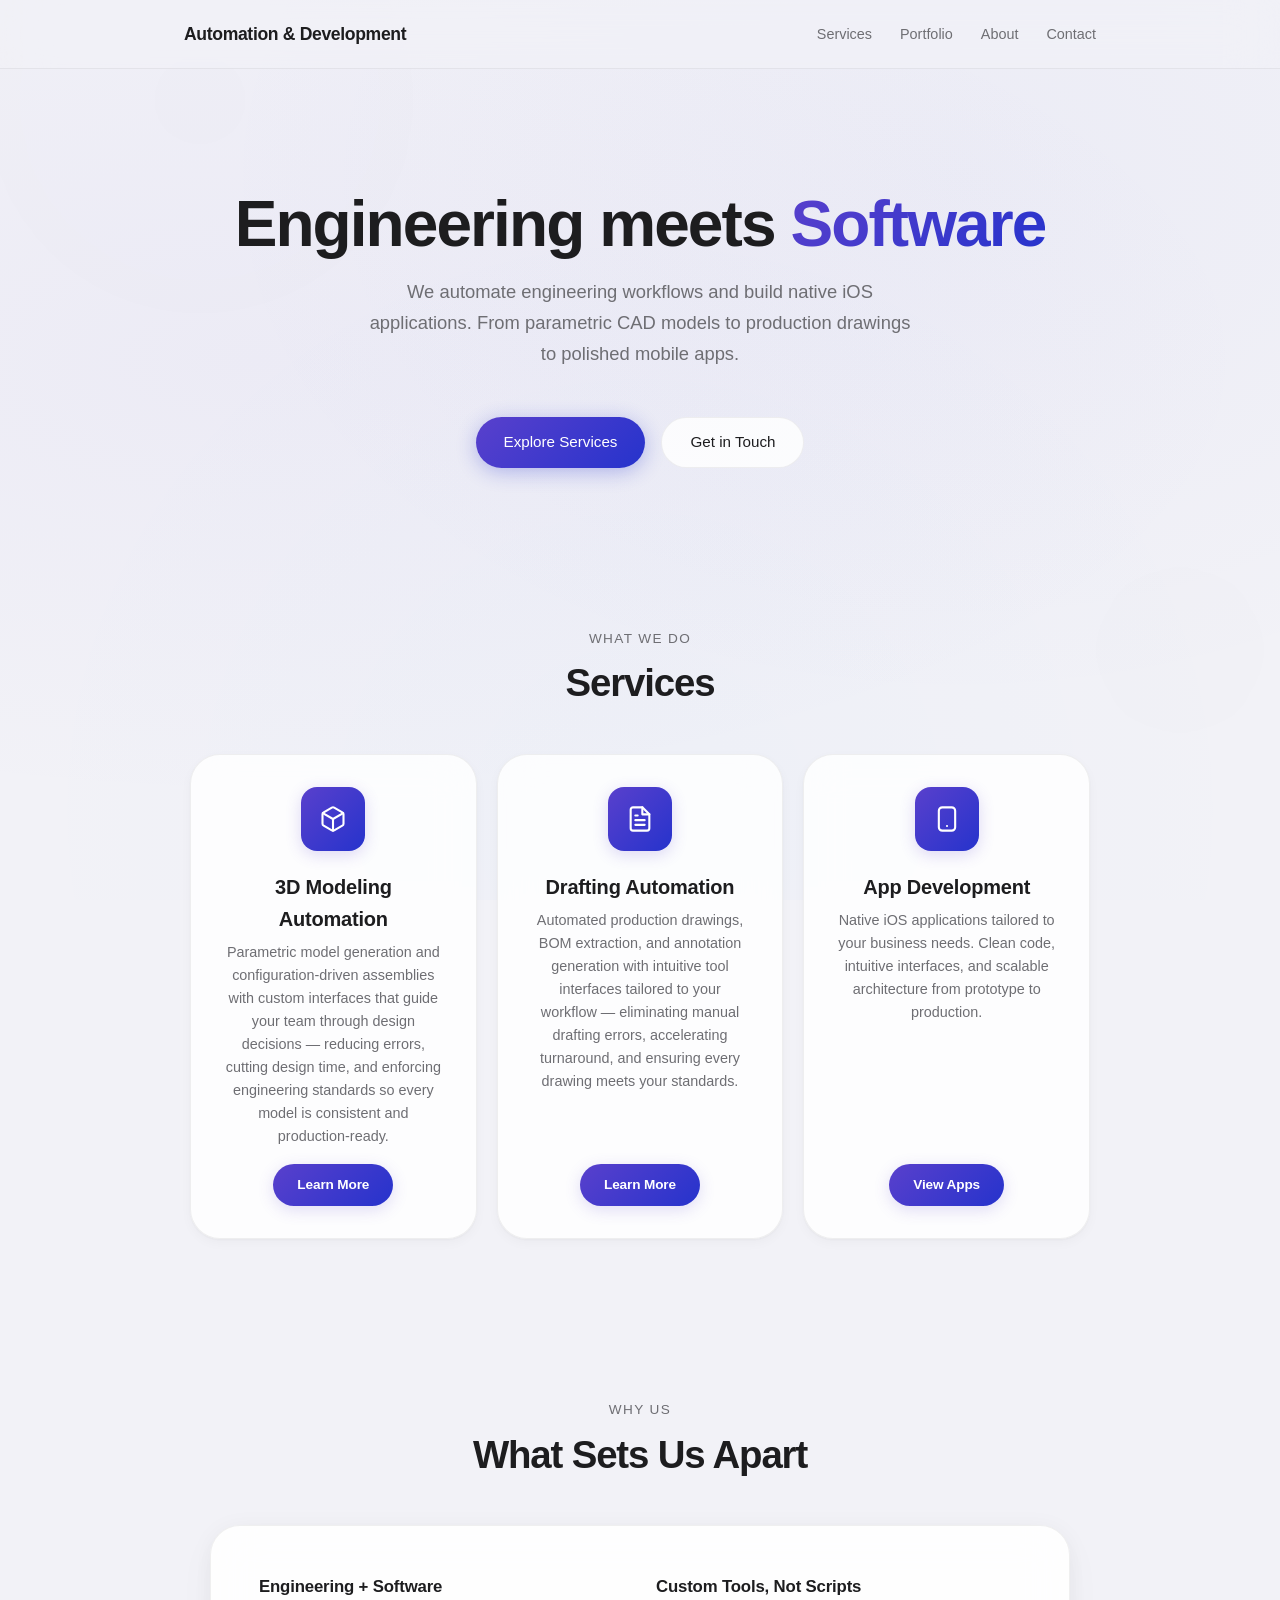
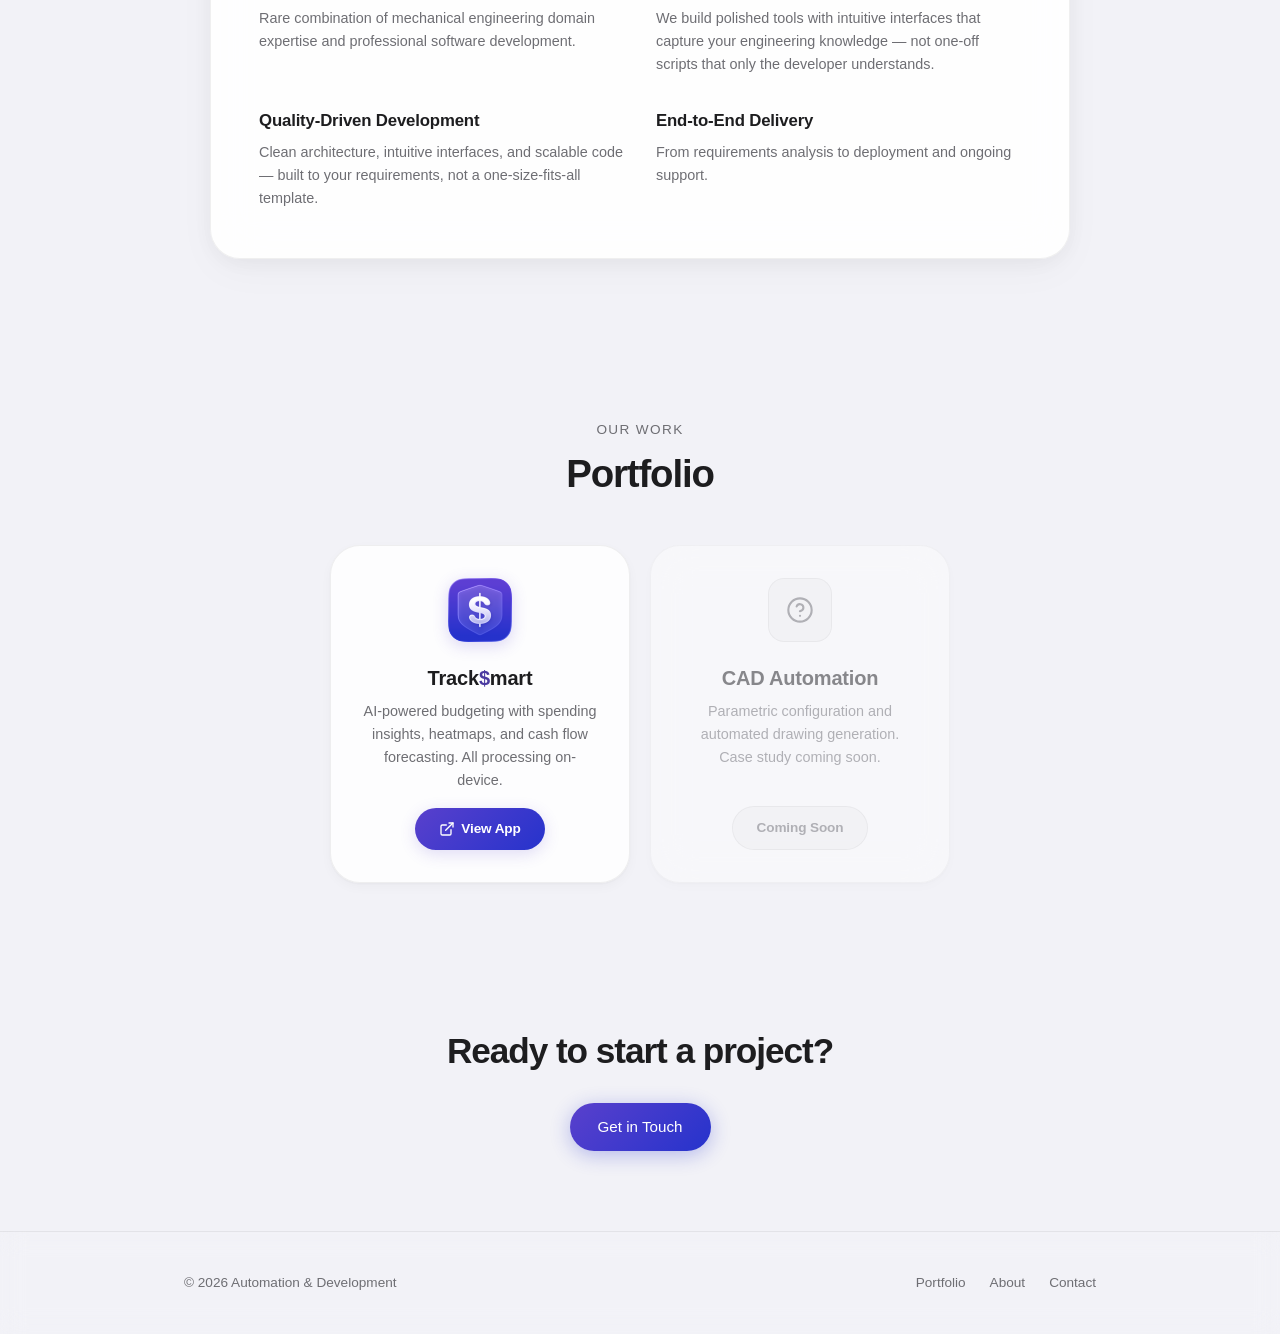
<file: index.html>
<!DOCTYPE html>
<html lang="en">
<head>
    <meta charset="UTF-8">
    <meta name="viewport" content="width=device-width, initial-scale=1.0">
    <title>Automation & Development — Engineering Software Solutions</title>
    <meta name="description" content="We automate engineering workflows and build native iOS applications. 3D modeling automation, drafting automation, and app development.">
    <link rel="icon" type="image/png" href="tracksmart/favicon.png">
    <link rel="apple-touch-icon" href="tracksmart/favicon.png">
    <!-- Open Graph -->
    <meta property="og:title" content="Automation & Development — Engineering Software Solutions">
    <meta property="og:description" content="We automate engineering workflows and build native iOS applications. 3D modeling automation, drafting automation, and app development.">
    <meta property="og:image" content="https://automation-and-dev.com/tracksmart/screenshots/01-Financial-Health-Light_framed.png">
    <meta property="og:url" content="https://automation-and-dev.com/">
    <meta property="og:type" content="website">
    <meta name="twitter:card" content="summary_large_image">
    <link rel="stylesheet" href="shared/base.css">
    <style>
        /* Hero overrides */
        .hero { padding: 120px 0 80px; }
        .hero h1 { font-size: clamp(2.5rem, 6vw, 4rem); }
        .hero p { max-width: 560px; margin: 0 auto 48px; }
        .hero-badges {
            display: flex;
            justify-content: center;
            gap: 16px;
            flex-wrap: wrap;
        }
        .badge.outline {
            background: var(--glass);
            border: 1px solid var(--glass-border);
            color: var(--text);
            box-shadow: none;
        }
        .badge.outline:hover {
            border-color: var(--glass-border-hover);
            background: var(--glass-hover);
        }

        /* Services grid */
        .services-grid {
            display: grid;
            grid-template-columns: repeat(auto-fill, minmax(260px, 1fr));
            gap: 20px;
            max-width: 900px;
            margin: 0 auto;
        }

        /* Why Us */
        .why-us-card {
            padding: 48px;
            max-width: 860px;
            margin: 0 auto;
        }
        .why-us-grid {
            display: grid;
            grid-template-columns: 1fr 1fr;
            gap: 32px;
        }
        .why-us-item h4 {
            font-size: 1.05rem;
            font-weight: 600;
            margin-bottom: 6px;
            letter-spacing: -0.01em;
        }
        .why-us-item p {
            font-size: 0.9rem;
            color: var(--text-secondary);
            line-height: 1.6;
        }

        /* Light mode overrides */
        @media (prefers-color-scheme: light) {
            .why-us-card {
                box-shadow: 0 4px 24px rgba(0,0,0,0.05), 0 12px 40px rgba(0,0,0,0.03);
            }

        }

        /* Responsive */
        @media (max-width: 640px) {
            .hero { padding: 80px 0 60px; }
            .services-grid { grid-template-columns: 1fr; }
            .why-us-grid { grid-template-columns: 1fr; gap: 24px; }
            .why-us-card { padding: 28px; }
        }
    </style>
</head>
<body>
    <!-- Floating gradient orbs -->
    <div class="bg-glow">
        <div class="orb orb-1"></div>
        <div class="orb orb-2"></div>
        <div class="orb orb-3"></div>
    </div>

    <nav>
        <div class="container">
            <a href="./" class="logo">Automation &amp; Development</a>
            <button class="nav-hamburger" aria-label="Menu" aria-expanded="false">
                <span></span><span></span><span></span>
            </button>
            <div class="nav-links">
                <a href="#services">Services</a>
                <a href="#portfolio">Portfolio</a>
                <a href="about/">About</a>
                <a href="contact/">Contact</a>
            </div>
        </div>
    </nav>

    <!-- Hero -->
    <section class="hero reveal">
        <div class="container">
            <h1>Engineering meets <span class="gradient">Software</span></h1>
            <p>We automate engineering workflows and build native iOS applications. From parametric CAD models to production drawings to polished mobile apps.</p>
            <div class="hero-badges">
                <a href="#services" class="badge primary">Explore Services</a>
                <a href="contact/" class="badge outline">Get in Touch</a>
            </div>
        </div>
    </section>

    <!-- Services -->
    <section id="services" class="section reveal">
        <div class="container">
            <p class="section-label">What We Do</p>
            <h2 class="section-heading">Services</h2>
            <div class="services-grid">
                <a href="cad-automation/" class="app-card">
                    <div class="service-icon">
                        <svg width="28" height="28" viewBox="0 0 24 24" fill="none" stroke="white" stroke-width="1.8" stroke-linecap="round" stroke-linejoin="round">
                            <path d="M21 16V8a2 2 0 0 0-1-1.73l-7-4a2 2 0 0 0-2 0l-7 4A2 2 0 0 0 3 8v8a2 2 0 0 0 1 1.73l7 4a2 2 0 0 0 2 0l7-4A2 2 0 0 0 21 16z"/>
                            <polyline points="3.27 6.96 12 12.01 20.73 6.96"/>
                            <line x1="12" y1="22.08" x2="12" y2="12"/>
                        </svg>
                    </div>
                    <h3>3D Modeling Automation</h3>
                    <p class="subtitle">Parametric model generation and configuration-driven assemblies with custom interfaces that guide your team through design decisions — reducing errors, cutting design time, and enforcing engineering standards so every model is consistent and production-ready.</p>
                    <span class="tag">Learn More</span>
                </a>
                <a href="cad-automation/" class="app-card">
                    <div class="service-icon">
                        <svg width="28" height="28" viewBox="0 0 24 24" fill="none" stroke="white" stroke-width="1.8" stroke-linecap="round" stroke-linejoin="round">
                            <path d="M14 2H6a2 2 0 0 0-2 2v16a2 2 0 0 0 2 2h12a2 2 0 0 0 2-2V8z"/>
                            <polyline points="14 2 14 8 20 8"/>
                            <line x1="16" y1="13" x2="8" y2="13"/>
                            <line x1="16" y1="17" x2="8" y2="17"/>
                            <polyline points="10 9 9 9 8 9"/>
                        </svg>
                    </div>
                    <h3>Drafting Automation</h3>
                    <p class="subtitle">Automated production drawings, BOM extraction, and annotation generation with intuitive tool interfaces tailored to your workflow — eliminating manual drafting errors, accelerating turnaround, and ensuring every drawing meets your standards.</p>
                    <span class="tag">Learn More</span>
                </a>
                <a href="tracksmart/" class="app-card">
                    <div class="service-icon">
                        <svg width="28" height="28" viewBox="0 0 24 24" fill="none" stroke="white" stroke-width="1.8" stroke-linecap="round" stroke-linejoin="round">
                            <rect x="5" y="2" width="14" height="20" rx="3"/>
                            <line x1="12" y1="18" x2="12.01" y2="18"/>
                        </svg>
                    </div>
                    <h3>App Development</h3>
                    <p class="subtitle">Native iOS applications tailored to your business needs. Clean code, intuitive interfaces, and scalable architecture from prototype to production.</p>
                    <span class="tag">View Apps</span>
                </a>
            </div>
        </div>
    </section>

    <!-- Why Us -->
    <section class="section reveal">
        <div class="container">
            <p class="section-label">Why Us</p>
            <h2 class="section-heading">What Sets Us Apart</h2>
            <div class="why-us-card glass-card-strong">
                <div class="why-us-grid">
                    <div class="why-us-item">
                        <h4>Engineering + Software</h4>
                        <p>Rare combination of mechanical engineering domain expertise and professional software development.</p>
                    </div>
                    <div class="why-us-item">
                        <h4>Custom Tools, Not Scripts</h4>
                        <p>We build polished tools with intuitive interfaces that capture your engineering knowledge — not one-off scripts that only the developer understands.</p>
                    </div>
                    <div class="why-us-item">
                        <h4>Quality-Driven Development</h4>
                        <p>Clean architecture, intuitive interfaces, and scalable code — built to your requirements, not a one-size-fits-all template.</p>
                    </div>
                    <div class="why-us-item">
                        <h4>End-to-End Delivery</h4>
                        <p>From requirements analysis to deployment and ongoing support.</p>
                    </div>
                </div>
            </div>
        </div>
    </section>

    <!-- Portfolio -->
    <section id="portfolio" class="section reveal">
        <div class="container">
            <p class="section-label">Our Work</p>
            <h2 class="section-heading">Portfolio</h2>
            <div class="portfolio-grid">
                <a href="tracksmart/" class="app-card">
                    <div class="app-icon">
                        <picture>
                            <source srcset="tracksmart/icon-light.png" media="(prefers-color-scheme: light)">
                            <img src="tracksmart/icon-dark.png" alt="TrackSmart" width="64" height="64">
                        </picture>
                    </div>
                    <h3>Track<span class="dollar">$</span>mart</h3>
                    <p class="subtitle">AI-powered budgeting with spending insights, heatmaps, and cash flow forecasting. All processing on-device.</p>
                    <span class="tag"><svg width="16" height="16" viewBox="0 0 24 24" fill="none" stroke="currentColor" stroke-width="2" stroke-linecap="round" stroke-linejoin="round"><path d="M18 13v6a2 2 0 0 1-2 2H5a2 2 0 0 1-2-2V8a2 2 0 0 1 2-2h6"/><polyline points="15 3 21 3 21 9"/><line x1="10" y1="14" x2="21" y2="3"/></svg>View App</span>
                </a>
                <div class="app-card" style="opacity: 0.5; cursor: default; pointer-events: none;">
                    <div class="app-icon placeholder">
                        <svg width="28" height="28" viewBox="0 0 24 24" fill="none" stroke="currentColor" stroke-width="1.8" stroke-linecap="round" stroke-linejoin="round">
                            <circle cx="12" cy="12" r="10"/>
                            <path d="M9.09 9a3 3 0 0 1 5.83 1c0 2-3 3-3 3"/>
                            <line x1="12" y1="17" x2="12.01" y2="17"/>
                        </svg>
                    </div>
                    <h3>CAD Automation</h3>
                    <p class="subtitle">Parametric configuration and automated drawing generation. Case study coming soon.</p>
                    <span class="tag soon">Coming Soon</span>
                </div>
            </div>
        </div>
    </section>

    <!-- CTA -->
    <section class="cta reveal">
        <div class="container">
            <h2>Ready to start a project?</h2>
            <a href="contact/" class="badge primary">Get in Touch</a>
        </div>
    </section>

    <footer>
        <div class="container">
            <p>&copy; 2026 Automation &amp; Development</p>
            <div class="footer-links">
                <a href="portfolio/">Portfolio</a>
                <a href="about/">About</a>
                <a href="contact/">Contact</a>
            </div>
        </div>
    </footer>

    <script src="shared/nav.js"></script>
    <script src="shared/reveal.js"></script>
</body>
</html>
</file>
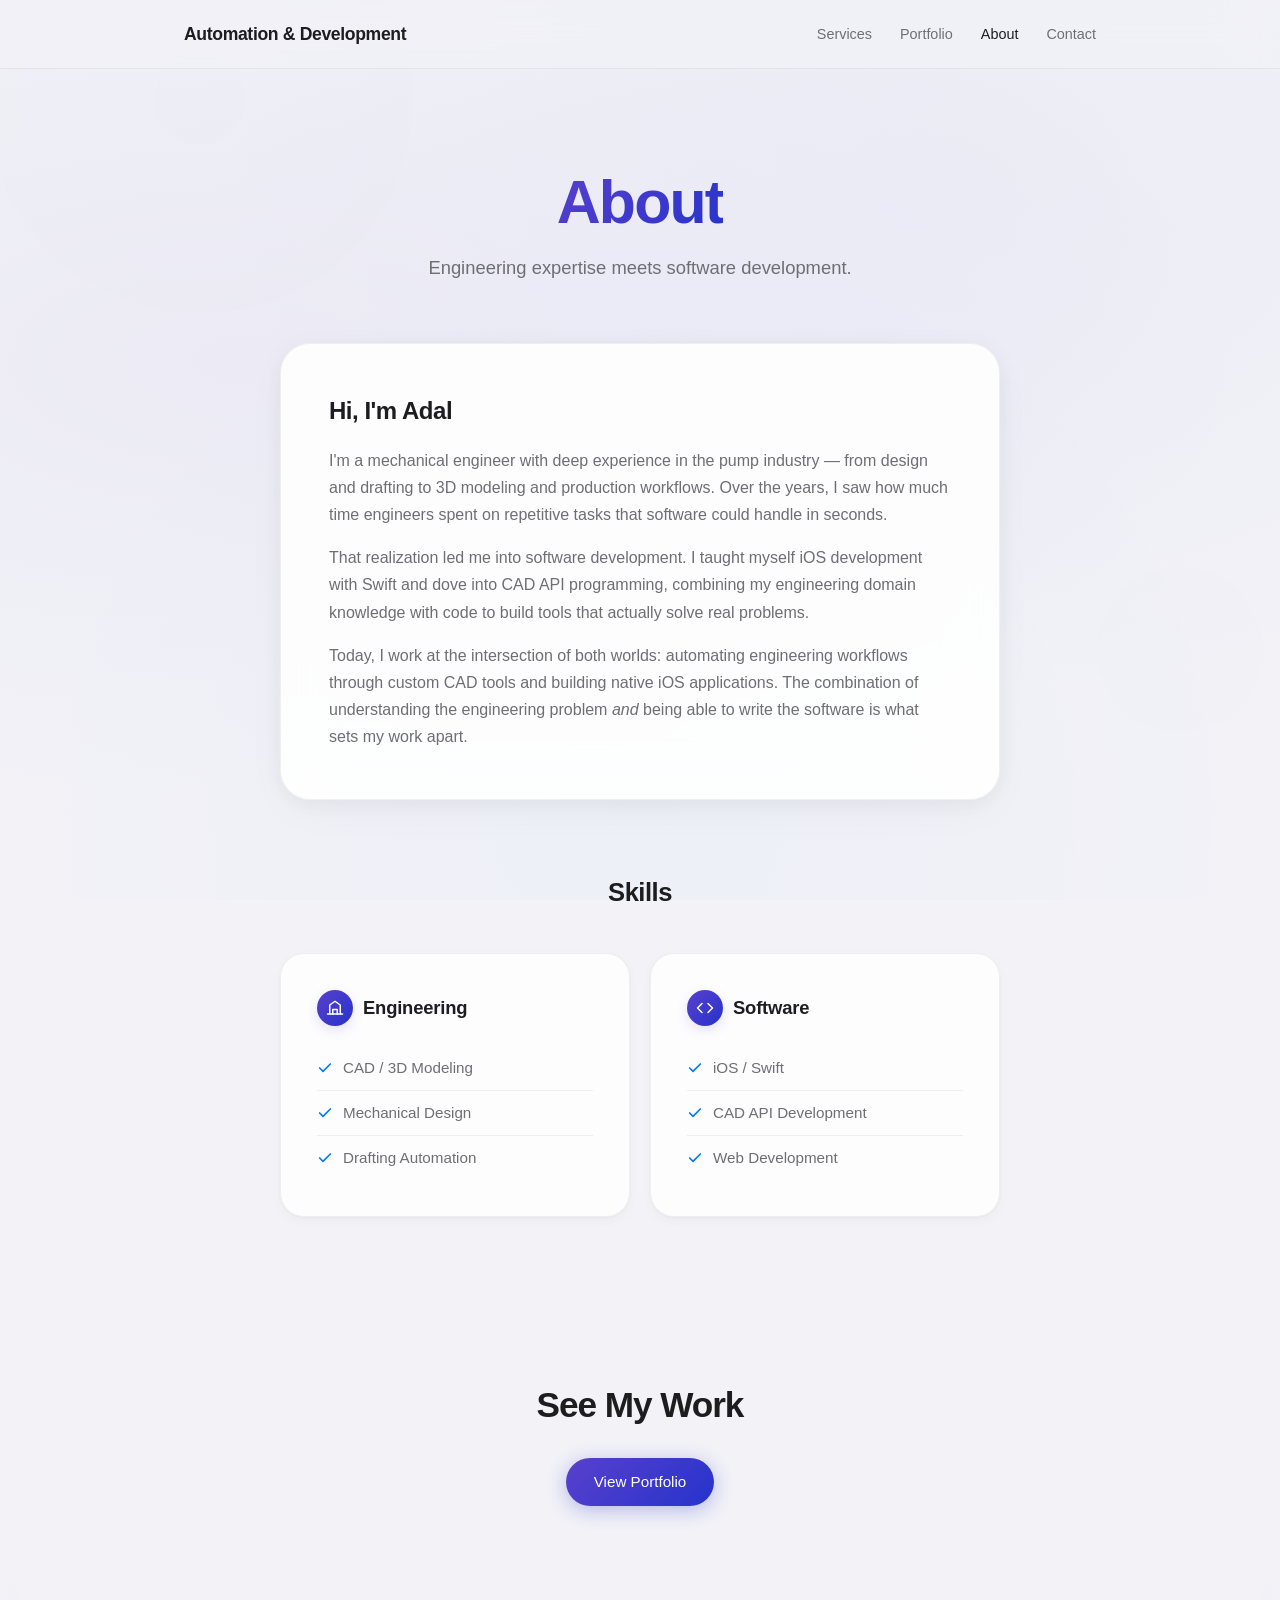
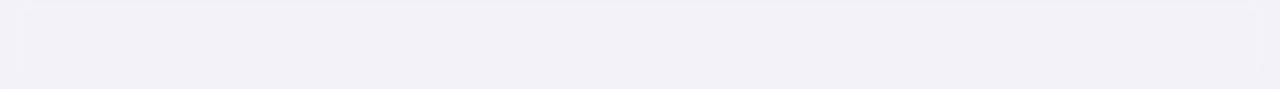
<file: about/index.html>
<!DOCTYPE html>
<html lang="en">
<head>
    <meta charset="UTF-8">
    <meta name="viewport" content="width=device-width, initial-scale=1.0">
    <title>About — Automation & Development</title>
    <meta name="description" content="Meet Adalberto — mechanical engineer and iOS developer combining engineering domain expertise with software development to automate workflows and build apps.">
    <link rel="icon" type="image/png" href="../tracksmart/favicon.png">
    <link rel="apple-touch-icon" href="../tracksmart/favicon.png">
    <!-- Open Graph -->
    <meta property="og:title" content="About — Automation & Development">
    <meta property="og:description" content="Mechanical engineer and iOS developer combining engineering domain expertise with software development to automate workflows and build apps.">
    <meta property="og:url" content="https://automation-and-dev.com/about/">
    <meta property="og:type" content="website">
    <meta name="twitter:card" content="summary">
    <link rel="stylesheet" href="../shared/base.css">
    <style>
        /* Bio */
        .bio {
            padding: 0 0 72px;
            position: relative;
            z-index: 1;
        }
        .bio-card {
            padding: 48px;
            max-width: 720px;
            margin: 0 auto;
        }
        .bio-card h2 {
            font-size: 1.5rem;
            font-weight: 700;
            letter-spacing: -0.02em;
            margin-bottom: 16px;
        }
        .bio-card p {
            font-size: 1rem;
            color: var(--text-secondary);
            line-height: 1.7;
            margin-bottom: 16px;
        }
        .bio-card p:last-child { margin-bottom: 0; }

        /* Skills */
        .skills {
            padding: 0 0 100px;
            position: relative;
            z-index: 1;
        }
        .skills h2 {
            font-size: 1.6rem;
            font-weight: 700;
            letter-spacing: -0.02em;
            text-align: center;
            margin-bottom: 40px;
        }
        .skills-grid {
            display: grid;
            grid-template-columns: 1fr 1fr;
            gap: 20px;
            max-width: 720px;
            margin: 0 auto;
        }
        .skill-column {
            padding: 36px;
        }
        .skill-column h3 {
            font-size: 1.15rem;
            font-weight: 600;
            letter-spacing: -0.01em;
            margin-bottom: 20px;
            display: flex;
            align-items: center;
            gap: 10px;
        }
        .skill-icon {
            width: 36px;
            height: 36px;
            background: linear-gradient(135deg, var(--indigo-from), var(--indigo-to));
            box-shadow: 0 4px 16px rgba(38,51,204,0.25);
        }
        .skill-list {
            list-style: none;
            padding: 0;
        }
        .skill-list li {
            display: flex;
            align-items: center;
            gap: 10px;
            padding: 10px 0;
            font-size: 0.95rem;
            color: var(--text-secondary);
            border-bottom: 1px solid var(--glass-border);
        }
        .skill-list li:last-child { border-bottom: none; }
        .skill-list li svg { flex-shrink: 0; color: var(--blue); }

        /* Light mode */
        @media (prefers-color-scheme: light) {
            .bio-card {
                box-shadow: 0 4px 24px rgba(0,0,0,0.05), 0 12px 40px rgba(0,0,0,0.03);
            }
            .skill-column {
                box-shadow: 0 1px 3px rgba(0,0,0,0.04), 0 4px 12px rgba(0,0,0,0.03);
            }
            .skill-icon {
                box-shadow: 0 4px 12px rgba(89,64,204,0.15);
            }
        }

        /* Responsive */
        @media (max-width: 640px) {
            .bio-card { padding: 28px; }
            .skills-grid { grid-template-columns: 1fr; }
            .skill-column { padding: 28px; }
        }
    </style>
</head>
<body>
    <!-- Floating gradient orbs -->
    <div class="bg-glow">
        <div class="orb orb-1"></div>
        <div class="orb orb-2"></div>
        <div class="orb orb-3"></div>
    </div>

    <nav>
        <div class="container">
            <a href="../" class="logo">Automation &amp; Development</a>
            <button class="nav-hamburger" aria-label="Menu" aria-expanded="false">
                <span></span><span></span><span></span>
            </button>
            <div class="nav-links">
                <a href="../#services">Services</a>
                <a href="../portfolio/">Portfolio</a>
                <a href="../about/" class="active">About</a>
                <a href="../contact/">Contact</a>
            </div>
        </div>
    </nav>

    <section class="hero reveal">
        <div class="container">
            <h1><span class="gradient">About</span></h1>
            <p>Engineering expertise meets software development.</p>
        </div>
    </section>

    <section class="bio">
        <div class="container">
            <div class="bio-card glass-card-strong reveal">
                <h2>Hi, I'm Adal</h2>
                <p>I'm a mechanical engineer with deep experience in the pump industry — from design and drafting to 3D modeling and production workflows. Over the years, I saw how much time engineers spent on repetitive tasks that software could handle in seconds.</p>
                <p>That realization led me into software development. I taught myself iOS development with Swift and dove into CAD API programming, combining my engineering domain knowledge with code to build tools that actually solve real problems.</p>
                <p>Today, I work at the intersection of both worlds: automating engineering workflows through custom CAD tools and building native iOS applications. The combination of understanding the engineering problem <em>and</em> being able to write the software is what sets my work apart.</p>
            </div>
        </div>
    </section>

    <section class="skills">
        <div class="container">
            <h2 class="reveal">Skills</h2>
            <div class="skills-grid">
                <div class="skill-column glass-card reveal">
                    <h3>
                        <div class="skill-icon circle-icon">
                            <svg width="18" height="18" viewBox="0 0 24 24" fill="none" stroke="white" stroke-width="2" stroke-linecap="round" stroke-linejoin="round"><path d="M2 20h20"/><path d="M5 20V8l7-5 7 5v12"/><path d="M9 20v-6h6v6"/></svg>
                        </div>
                        Engineering
                    </h3>
                    <ul class="skill-list">
                        <li>
                            <svg width="16" height="16" viewBox="0 0 24 24" fill="none" stroke="currentColor" stroke-width="2.5" stroke-linecap="round" stroke-linejoin="round"><polyline points="20 6 9 17 4 12"/></svg>
                            CAD / 3D Modeling
                        </li>
                        <li>
                            <svg width="16" height="16" viewBox="0 0 24 24" fill="none" stroke="currentColor" stroke-width="2.5" stroke-linecap="round" stroke-linejoin="round"><polyline points="20 6 9 17 4 12"/></svg>
                            Mechanical Design
                        </li>
                        <li>
                            <svg width="16" height="16" viewBox="0 0 24 24" fill="none" stroke="currentColor" stroke-width="2.5" stroke-linecap="round" stroke-linejoin="round"><polyline points="20 6 9 17 4 12"/></svg>
                            Drafting Automation
                        </li>
                    </ul>
                </div>
                <div class="skill-column glass-card reveal">
                    <h3>
                        <div class="skill-icon circle-icon">
                            <svg width="18" height="18" viewBox="0 0 24 24" fill="none" stroke="white" stroke-width="2" stroke-linecap="round" stroke-linejoin="round"><polyline points="16 18 22 12 16 6"/><polyline points="8 6 2 12 8 18"/></svg>
                        </div>
                        Software
                    </h3>
                    <ul class="skill-list">
                        <li>
                            <svg width="16" height="16" viewBox="0 0 24 24" fill="none" stroke="currentColor" stroke-width="2.5" stroke-linecap="round" stroke-linejoin="round"><polyline points="20 6 9 17 4 12"/></svg>
                            iOS / Swift
                        </li>
                        <li>
                            <svg width="16" height="16" viewBox="0 0 24 24" fill="none" stroke="currentColor" stroke-width="2.5" stroke-linecap="round" stroke-linejoin="round"><polyline points="20 6 9 17 4 12"/></svg>
                            CAD API Development
                        </li>
                        <li>
                            <svg width="16" height="16" viewBox="0 0 24 24" fill="none" stroke="currentColor" stroke-width="2.5" stroke-linecap="round" stroke-linejoin="round"><polyline points="20 6 9 17 4 12"/></svg>
                            Web Development
                        </li>
                    </ul>
                </div>
            </div>
        </div>
    </section>

    <section class="cta reveal">
        <div class="container">
            <h2>See My Work</h2>
            <a href="../portfolio/" class="badge primary">View Portfolio</a>
        </div>
    </section>

    <footer>
        <div class="container">
            <p>&copy; 2026 Automation &amp; Development</p>
            <div class="footer-links">
                <a href="../portfolio/">Portfolio</a>
                <a href="../about/">About</a>
                <a href="../contact/">Contact</a>
            </div>
        </div>
    </footer>

    <script src="../shared/nav.js"></script>
    <script src="../shared/reveal.js"></script>
</body>
</html>
</file>
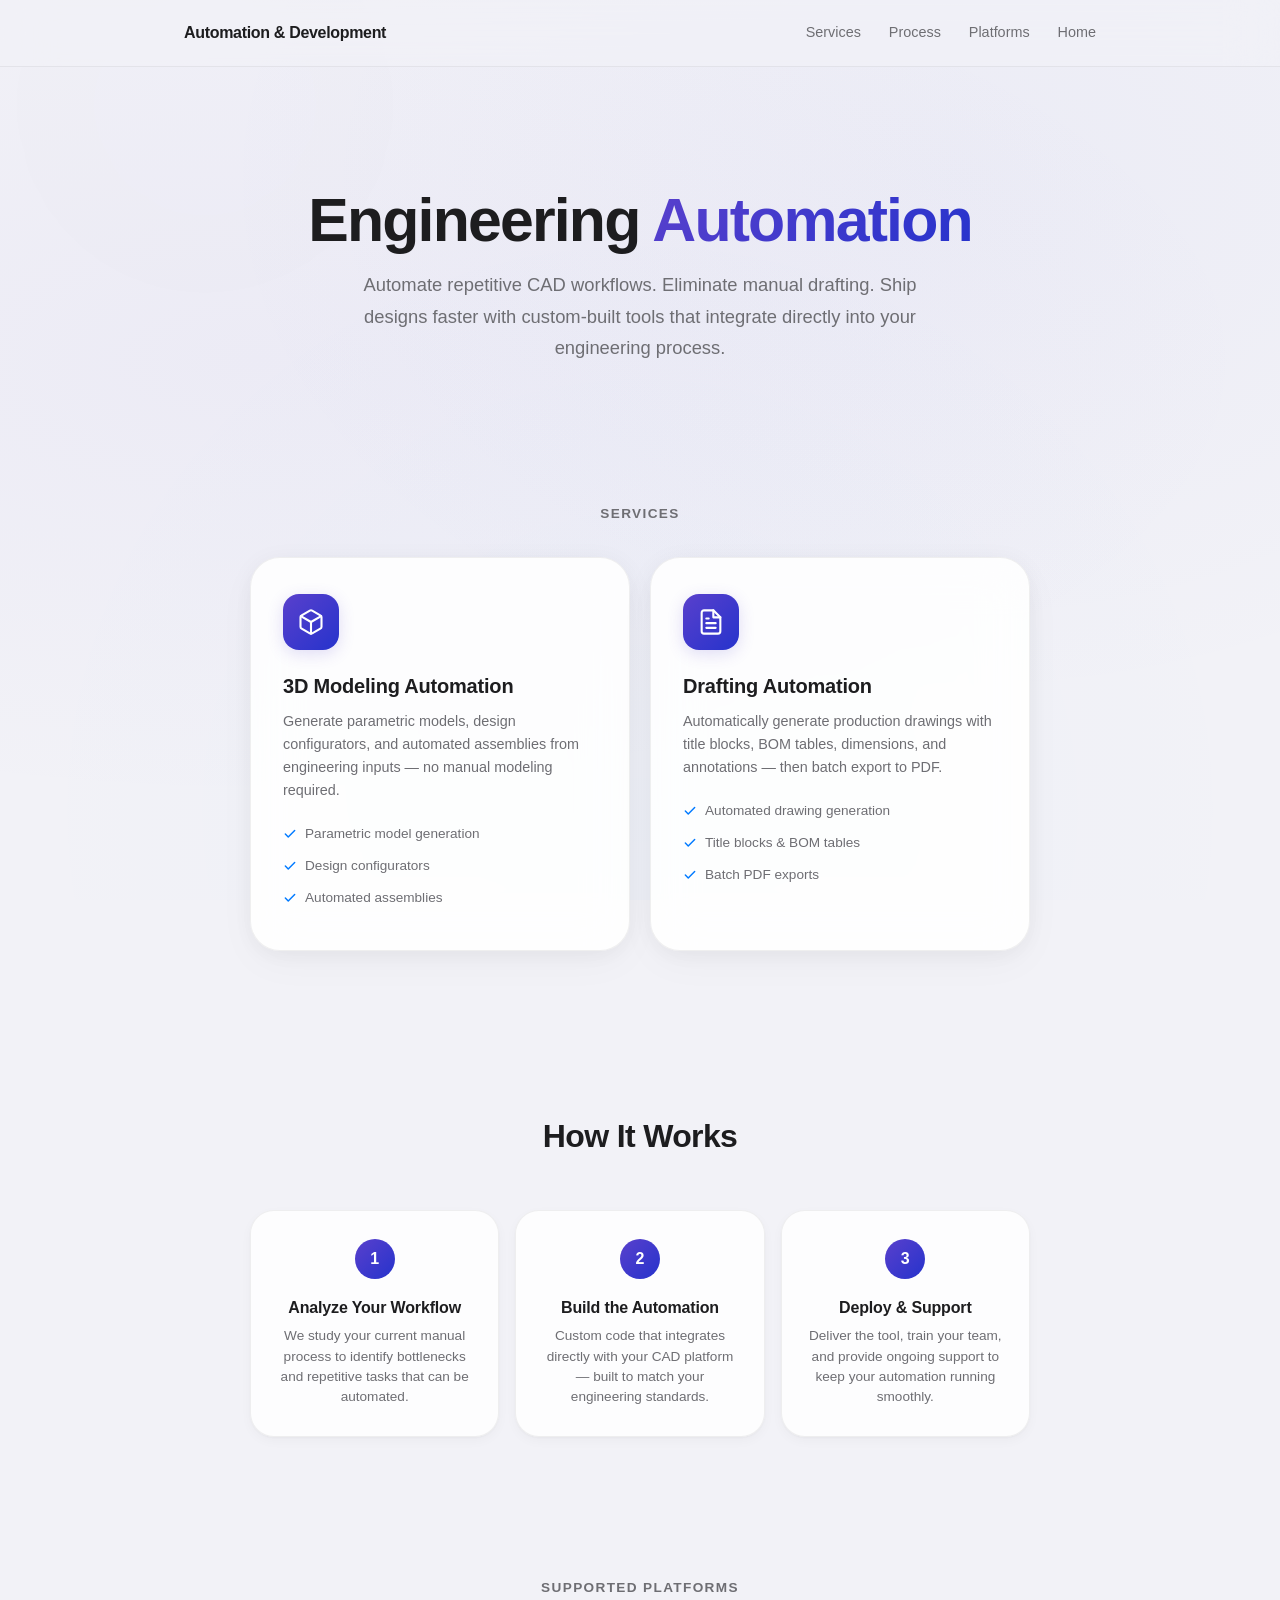
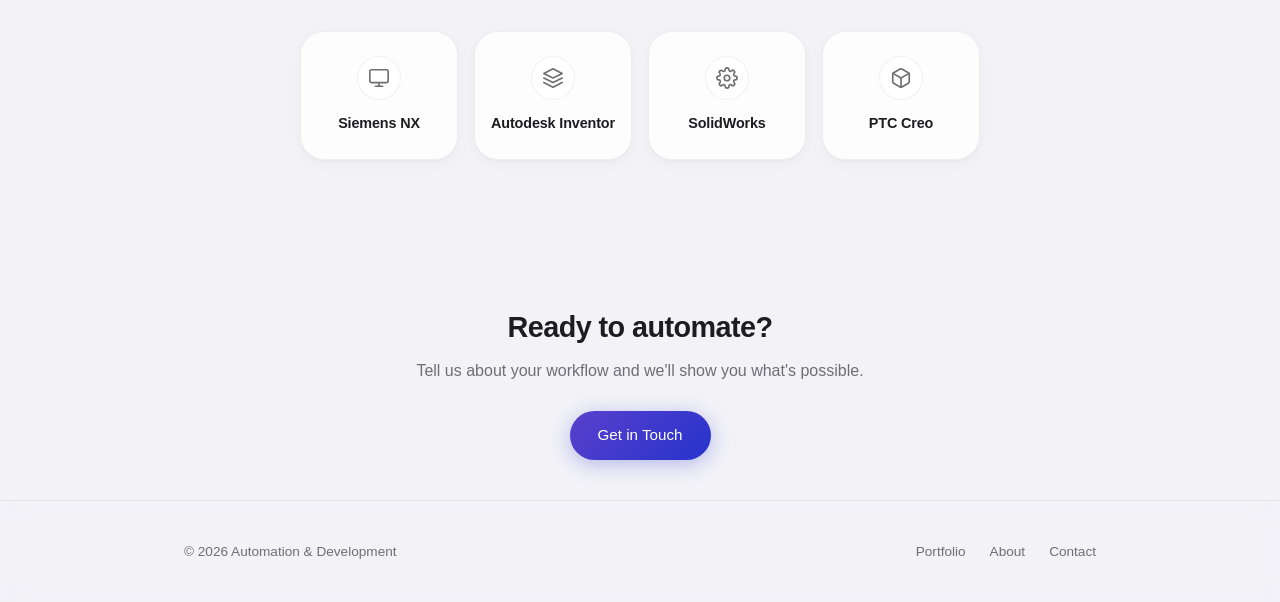
<file: cad-automation/index.html>
<!DOCTYPE html>
<html lang="en">
<head>
    <meta charset="UTF-8">
    <meta name="viewport" content="width=device-width, initial-scale=1.0">
    <title>Engineering Automation — Automation & Development</title>
    <meta name="description" content="Automate repetitive CAD workflows. Custom 3D modeling automation, drafting automation, and parametric design tools for Siemens NX, Inventor, SolidWorks, and Creo.">
    <link rel="icon" type="image/png" href="../tracksmart/favicon.png">
    <link rel="apple-touch-icon" href="../tracksmart/favicon.png">
    <!-- Open Graph -->
    <meta property="og:title" content="Engineering Automation — Automation & Development">
    <meta property="og:description" content="Automate repetitive CAD workflows. Custom 3D modeling automation, drafting automation, and parametric design tools.">
    <meta property="og:url" content="https://automation-and-dev.com/cad-automation/">
    <meta property="og:type" content="website">
    <meta name="twitter:card" content="summary_large_image">
    <link rel="stylesheet" href="../shared/base.css">
    <style>
        /* Orb configuration */
        .bg-glow .orb-1 {
            width: 650px; height: 650px;
            background: radial-gradient(circle, rgba(20,80,180,0.22), transparent 70%);
            top: -220px; left: -120px;
            animation: drift1 20s ease-in-out infinite;
            will-change: transform;
            contain: strict;
        }
        .bg-glow .orb-2 {
            width: 500px; height: 500px;
            background: radial-gradient(circle, rgba(38,51,204,0.18), transparent 70%);
            top: 350px; right: -180px;
            animation: drift2 25s ease-in-out infinite;
            will-change: transform;
            contain: strict;
        }
        .bg-glow .orb-3 {
            width: 420px; height: 420px;
            background: radial-gradient(circle, rgba(0,150,200,0.12), transparent 70%);
            bottom: 100px; left: 25%;
            animation: drift3 22s ease-in-out infinite;
            will-change: transform;
            contain: strict;
        }

        /* Hero overrides */
        .hero { padding: 120px 0 80px; }
        .hero p { max-width: 560px; }

        /* Services section */
        .services {
            padding: 60px 0 80px;
            position: relative;
            z-index: 1;
        }
        .services h2 {
            font-size: 0.85rem;
            text-transform: uppercase;
            letter-spacing: 0.1em;
            color: var(--text-secondary);
            margin-bottom: 32px;
            text-align: center;
        }
        .services-grid {
            display: grid;
            grid-template-columns: 1fr 1fr;
            gap: 20px;
            max-width: 780px;
            margin: 0 auto;
        }
        .service-card {
            padding: 36px 32px;
            display: flex;
            flex-direction: column;
            transition: transform 0.3s ease, border-color 0.3s, box-shadow 0.3s, background 0.3s;
        }
        .service-card:hover {
            transform: translateY(-4px);
            border-color: var(--glass-border-hover);
            box-shadow: 0 0 20px rgba(255,255,255,0.08), 0 20px 60px rgba(0,0,0,0.3);
        }
        .service-icon {
            width: 56px; height: 56px;
            border-radius: 16px;
            display: flex; align-items: center; justify-content: center;
            margin-bottom: 20px;
            background: linear-gradient(135deg, var(--indigo-from), var(--indigo-to));
            box-shadow: 0 4px 20px rgba(38,51,204,0.3);
        }
        .service-card h3 {
            font-size: 1.25rem;
            font-weight: 600;
            margin-bottom: 8px;
            letter-spacing: -0.01em;
        }
        .service-card p {
            font-size: 0.9rem;
            color: var(--text-secondary);
            line-height: 1.6;
            margin-bottom: 16px;
        }
        .service-card ul {
            list-style: none;
            padding: 0;
            margin: 0;
        }
        .service-card ul li {
            display: flex;
            align-items: center;
            gap: 8px;
            font-size: 0.85rem;
            color: var(--text-secondary);
            padding: 5px 0;
        }
        .service-card ul li svg {
            flex-shrink: 0;
            color: var(--blue);
        }

        /* How it works */
        .how-it-works {
            padding: 80px 0;
            position: relative;
            z-index: 1;
        }
        .how-it-works h2 {
            font-size: 2rem;
            font-weight: 700;
            letter-spacing: -0.02em;
            text-align: center;
            margin-bottom: 48px;
        }
        .steps-grid {
            display: grid;
            grid-template-columns: repeat(3, 1fr);
            gap: 16px;
            max-width: 780px;
            margin: 0 auto;
        }
        .step-card {
            padding: 28px 24px;
            text-align: center;
            transition: border-color 0.2s, background 0.2s, transform 0.2s;
        }
        .step-card:hover {
            border-color: var(--glass-border-hover);
            background: var(--glass-hover);
            transform: translateY(-2px);
        }
        .step-number {
            display: inline-flex;
            align-items: center;
            justify-content: center;
            width: 40px; height: 40px;
            border-radius: 50%;
            background: linear-gradient(135deg, var(--indigo-from), var(--indigo-to));
            color: #fff;
            font-size: 1rem;
            font-weight: 700;
            margin-bottom: 16px;
        }
        .step-card h3 {
            font-size: 1rem;
            font-weight: 600;
            margin-bottom: 6px;
            letter-spacing: -0.01em;
        }
        .step-card p {
            font-size: 0.85rem;
            color: var(--text-secondary);
            line-height: 1.5;
        }

        /* Platforms */
        .platforms {
            padding: 60px 0 80px;
            position: relative;
            z-index: 1;
        }
        .platforms h2 {
            font-size: 0.85rem;
            text-transform: uppercase;
            letter-spacing: 0.1em;
            color: var(--text-secondary);
            margin-bottom: 32px;
            text-align: center;
        }
        .platforms-grid {
            display: grid;
            grid-template-columns: repeat(4, 1fr);
            gap: 16px;
            max-width: 680px;
            margin: 0 auto;
        }
        .platform-card {
            padding: 24px 16px;
            text-align: center;
            transition: border-color 0.2s, background 0.2s, transform 0.2s;
        }
        .platform-card:hover {
            border-color: var(--glass-border-hover);
            background: var(--glass-hover);
            transform: translateY(-2px);
        }
        .platform-card .platform-icon {
            width: 44px; height: 44px;
            border-radius: 50%;
            display: flex; align-items: center; justify-content: center;
            margin: 0 auto 12px;
            background: var(--glass);
            border: 1px solid var(--glass-border);
        }
        .platform-card h3 {
            font-size: 0.9rem;
            font-weight: 600;
            letter-spacing: -0.01em;
        }

        /* CTA */
        .cta-section {
            text-align: center;
            padding: 64px 0 40px;
            position: relative;
            z-index: 1;
        }
        .cta-section h2 {
            font-size: 1.8rem;
            font-weight: 700;
            letter-spacing: -0.02em;
            margin-bottom: 8px;
        }
        .cta-section p {
            color: var(--text-secondary);
            margin-bottom: 28px;
            font-size: 1rem;
        }

        /* Responsive */
        @media (max-width: 768px) {
            .services-grid { grid-template-columns: 1fr; max-width: 440px; }
            .steps-grid { grid-template-columns: 1fr; max-width: 360px; }
            .platforms-grid { grid-template-columns: 1fr 1fr; max-width: 360px; }
        }
        @media (max-width: 640px) {
            .hero { padding: 80px 0 60px; }
            .nav-links .back { display: none; }
        }

        /* Light mode overrides */
        @media (prefers-color-scheme: light) {
            .bg-glow .orb-1 { background: radial-gradient(circle, rgba(20,80,180,0.10), transparent 70%); }
            .bg-glow .orb-2 { background: radial-gradient(circle, rgba(38,51,204,0.07), transparent 70%); }
            .bg-glow .orb-3 { background: radial-gradient(circle, rgba(0,150,200,0.05), transparent 70%); }
            .service-card {
                box-shadow: 0 4px 24px rgba(0,0,0,0.05), 0 12px 40px rgba(0,0,0,0.03);
            }
            .service-card:hover {
                box-shadow: 0 8px 30px rgba(0,0,0,0.08), 0 0 30px rgba(89,64,204,0.04);
            }
            .service-icon {
                box-shadow: 0 4px 16px rgba(89,64,204,0.18);
            }
            .step-card {
                box-shadow: 0 1px 3px rgba(0,0,0,0.04), 0 4px 12px rgba(0,0,0,0.03);
            }
            .step-card:hover {
                box-shadow: 0 4px 20px rgba(0,0,0,0.07), 0 8px 30px rgba(0,0,0,0.04);
            }
            .platform-card {
                box-shadow: 0 1px 3px rgba(0,0,0,0.04), 0 4px 12px rgba(0,0,0,0.03);
            }
            .platform-card:hover {
                box-shadow: 0 4px 20px rgba(0,0,0,0.07);
            }
        }
    </style>
</head>
<body>
    <!-- Floating gradient orbs -->
    <div class="bg-glow">
        <div class="orb orb-1"></div>
        <div class="orb orb-2"></div>
        <div class="orb orb-3"></div>
    </div>

    <nav>
        <div class="container">
            <a href="../" class="nav-logo">
                <span>Automation & Development</span>
            </a>
            <button class="nav-hamburger" aria-label="Menu" aria-expanded="false">
                <span></span><span></span><span></span>
            </button>
            <div class="nav-links">
                <a href="#services">Services</a>
                <a href="#how-it-works">Process</a>
                <a href="#platforms">Platforms</a>
                <a href="../" class="back">Home</a>
            </div>
        </div>
    </nav>

    <section class="hero reveal">
        <div class="container">
            <h1>Engineering <span class="gradient">Automation</span></h1>
            <p>Automate repetitive CAD workflows. Eliminate manual drafting. Ship designs faster with custom-built tools that integrate directly into your engineering process.</p>
        </div>
    </section>

    <section class="services reveal" id="services">
        <div class="container">
            <h2>Services</h2>
            <div class="services-grid">
                <!-- 3D Modeling Automation -->
                <div class="service-card glass-card-strong">
                    <div class="service-icon">
                        <svg width="28" height="28" viewBox="0 0 24 24" fill="none" stroke="white" stroke-width="1.8" stroke-linecap="round" stroke-linejoin="round">
                            <path d="M21 16V8a2 2 0 0 0-1-1.73l-7-4a2 2 0 0 0-2 0l-7 4A2 2 0 0 0 3 8v8a2 2 0 0 0 1 1.73l7 4a2 2 0 0 0 2 0l7-4A2 2 0 0 0 21 16z"/>
                            <polyline points="3.27 6.96 12 12.01 20.73 6.96"/>
                            <line x1="12" y1="22.08" x2="12" y2="12"/>
                        </svg>
                    </div>
                    <h3>3D Modeling Automation</h3>
                    <p>Generate parametric models, design configurators, and automated assemblies from engineering inputs — no manual modeling required.</p>
                    <ul>
                        <li>
                            <svg width="14" height="14" viewBox="0 0 24 24" fill="none" stroke="currentColor" stroke-width="2.5" stroke-linecap="round" stroke-linejoin="round"><polyline points="20 6 9 17 4 12"/></svg>
                            Parametric model generation
                        </li>
                        <li>
                            <svg width="14" height="14" viewBox="0 0 24 24" fill="none" stroke="currentColor" stroke-width="2.5" stroke-linecap="round" stroke-linejoin="round"><polyline points="20 6 9 17 4 12"/></svg>
                            Design configurators
                        </li>
                        <li>
                            <svg width="14" height="14" viewBox="0 0 24 24" fill="none" stroke="currentColor" stroke-width="2.5" stroke-linecap="round" stroke-linejoin="round"><polyline points="20 6 9 17 4 12"/></svg>
                            Automated assemblies
                        </li>
                    </ul>
                </div>

                <!-- Drafting Automation -->
                <div class="service-card glass-card-strong">
                    <div class="service-icon">
                        <svg width="28" height="28" viewBox="0 0 24 24" fill="none" stroke="white" stroke-width="1.8" stroke-linecap="round" stroke-linejoin="round">
                            <path d="M14 2H6a2 2 0 0 0-2 2v16a2 2 0 0 0 2 2h12a2 2 0 0 0 2-2V8z"/>
                            <polyline points="14 2 14 8 20 8"/>
                            <line x1="8" y1="13" x2="16" y2="13"/>
                            <line x1="8" y1="17" x2="16" y2="17"/>
                            <line x1="8" y1="9" x2="10" y2="9"/>
                        </svg>
                    </div>
                    <h3>Drafting Automation</h3>
                    <p>Automatically generate production drawings with title blocks, BOM tables, dimensions, and annotations — then batch export to PDF.</p>
                    <ul>
                        <li>
                            <svg width="14" height="14" viewBox="0 0 24 24" fill="none" stroke="currentColor" stroke-width="2.5" stroke-linecap="round" stroke-linejoin="round"><polyline points="20 6 9 17 4 12"/></svg>
                            Automated drawing generation
                        </li>
                        <li>
                            <svg width="14" height="14" viewBox="0 0 24 24" fill="none" stroke="currentColor" stroke-width="2.5" stroke-linecap="round" stroke-linejoin="round"><polyline points="20 6 9 17 4 12"/></svg>
                            Title blocks &amp; BOM tables
                        </li>
                        <li>
                            <svg width="14" height="14" viewBox="0 0 24 24" fill="none" stroke="currentColor" stroke-width="2.5" stroke-linecap="round" stroke-linejoin="round"><polyline points="20 6 9 17 4 12"/></svg>
                            Batch PDF exports
                        </li>
                    </ul>
                </div>
            </div>
        </div>
    </section>

    <section class="how-it-works reveal" id="how-it-works">
        <div class="container">
            <h2>How It Works</h2>
            <div class="steps-grid">
                <div class="step-card feature-card glass-card">
                    <div class="step-number">1</div>
                    <h3>Analyze Your Workflow</h3>
                    <p>We study your current manual process to identify bottlenecks and repetitive tasks that can be automated.</p>
                </div>
                <div class="step-card feature-card glass-card">
                    <div class="step-number">2</div>
                    <h3>Build the Automation</h3>
                    <p>Custom code that integrates directly with your CAD platform — built to match your engineering standards.</p>
                </div>
                <div class="step-card feature-card glass-card">
                    <div class="step-number">3</div>
                    <h3>Deploy &amp; Support</h3>
                    <p>Deliver the tool, train your team, and provide ongoing support to keep your automation running smoothly.</p>
                </div>
            </div>
        </div>
    </section>

    <section class="platforms reveal" id="platforms">
        <div class="container">
            <h2>Supported Platforms</h2>
            <div class="platforms-grid">
                <div class="platform-card glass-card">
                    <div class="platform-icon">
                        <svg width="22" height="22" viewBox="0 0 24 24" fill="none" stroke="var(--text-secondary)" stroke-width="1.8" stroke-linecap="round" stroke-linejoin="round">
                            <rect x="2" y="3" width="20" height="14" rx="2" ry="2"/>
                            <line x1="8" y1="21" x2="16" y2="21"/>
                            <line x1="12" y1="17" x2="12" y2="21"/>
                        </svg>
                    </div>
                    <h3>Siemens NX</h3>
                </div>
                <div class="platform-card glass-card">
                    <div class="platform-icon">
                        <svg width="22" height="22" viewBox="0 0 24 24" fill="none" stroke="var(--text-secondary)" stroke-width="1.8" stroke-linecap="round" stroke-linejoin="round">
                            <path d="M12 2L2 7l10 5 10-5-10-5z"/>
                            <path d="M2 17l10 5 10-5"/>
                            <path d="M2 12l10 5 10-5"/>
                        </svg>
                    </div>
                    <h3>Autodesk Inventor</h3>
                </div>
                <div class="platform-card glass-card">
                    <div class="platform-icon">
                        <svg width="22" height="22" viewBox="0 0 24 24" fill="none" stroke="var(--text-secondary)" stroke-width="1.8" stroke-linecap="round" stroke-linejoin="round">
                            <circle cx="12" cy="12" r="3"/>
                            <path d="M19.4 15a1.65 1.65 0 0 0 .33 1.82l.06.06a2 2 0 0 1-2.83 2.83l-.06-.06a1.65 1.65 0 0 0-1.82-.33 1.65 1.65 0 0 0-1 1.51V21a2 2 0 0 1-4 0v-.09A1.65 1.65 0 0 0 9 19.4a1.65 1.65 0 0 0-1.82.33l-.06.06a2 2 0 0 1-2.83-2.83l.06-.06A1.65 1.65 0 0 0 4.68 15a1.65 1.65 0 0 0-1.51-1H3a2 2 0 0 1 0-4h.09A1.65 1.65 0 0 0 4.6 9a1.65 1.65 0 0 0-.33-1.82l-.06-.06a2 2 0 0 1 2.83-2.83l.06.06A1.65 1.65 0 0 0 9 4.68a1.65 1.65 0 0 0 1-1.51V3a2 2 0 0 1 4 0v.09a1.65 1.65 0 0 0 1 1.51 1.65 1.65 0 0 0 1.82-.33l.06-.06a2 2 0 0 1 2.83 2.83l-.06.06A1.65 1.65 0 0 0 19.4 9a1.65 1.65 0 0 0 1.51 1H21a2 2 0 0 1 0 4h-.09a1.65 1.65 0 0 0-1.51 1z"/>
                        </svg>
                    </div>
                    <h3>SolidWorks</h3>
                </div>
                <div class="platform-card glass-card">
                    <div class="platform-icon">
                        <svg width="22" height="22" viewBox="0 0 24 24" fill="none" stroke="var(--text-secondary)" stroke-width="1.8" stroke-linecap="round" stroke-linejoin="round">
                            <path d="M21 16V8a2 2 0 0 0-1-1.73l-7-4a2 2 0 0 0-2 0l-7 4A2 2 0 0 0 3 8v8a2 2 0 0 0 1 1.73l7 4a2 2 0 0 0 2 0l7-4A2 2 0 0 0 21 16z"/>
                            <polyline points="3.27 6.96 12 12.01 20.73 6.96"/>
                            <line x1="12" y1="22.08" x2="12" y2="12"/>
                        </svg>
                    </div>
                    <h3>PTC Creo</h3>
                </div>
            </div>
        </div>
    </section>

    <section class="cta-section reveal">
        <div class="container">
            <h2>Ready to automate?</h2>
            <p>Tell us about your workflow and we'll show you what's possible.</p>
            <a href="../contact/" class="badge primary">Get in Touch</a>
        </div>
    </section>

    <footer>
        <div class="container">
            <p>&copy; 2026 Automation &amp; Development</p>
            <div class="footer-links">
                <a href="../portfolio/">Portfolio</a>
                <a href="../about/">About</a>
                <a href="../contact/">Contact</a>
            </div>
        </div>
    </footer>

    <script src="../shared/nav.js"></script>
    <script src="../shared/reveal.js"></script>
</body>
</html>
</file>
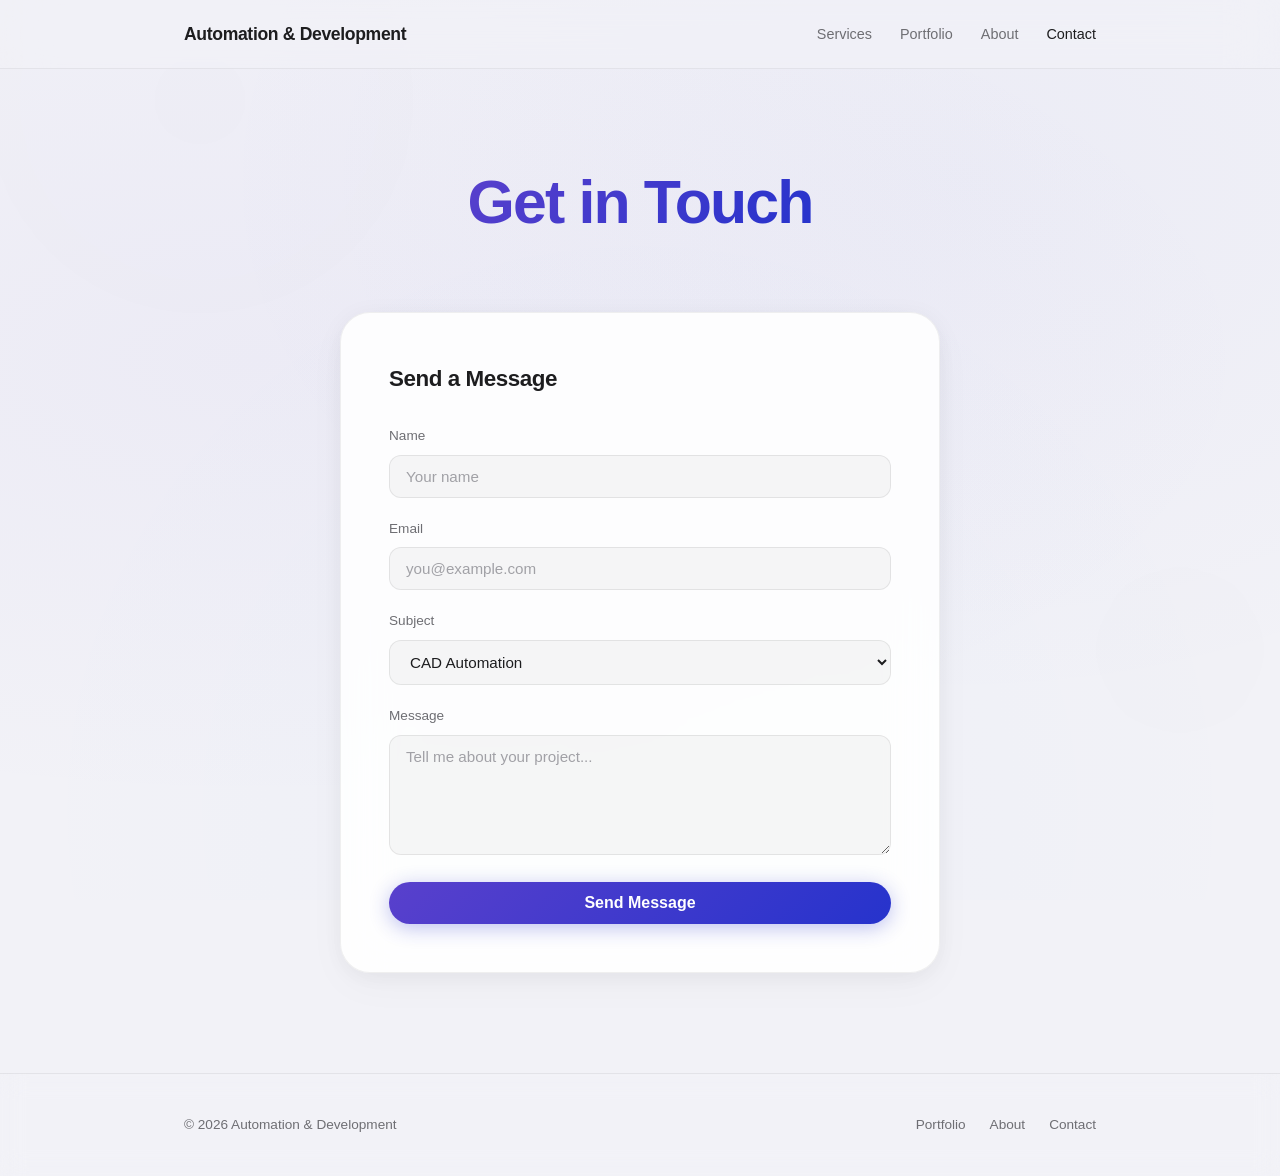
<file: contact/index.html>
<!DOCTYPE html>
<html lang="en">
<head>
    <meta charset="UTF-8">
    <meta name="viewport" content="width=device-width, initial-scale=1.0">
    <title>Contact — Automation & Development</title>
    <meta name="description" content="Get in touch for custom CAD automation tools, mobile app development, or to discuss a project.">
    <link rel="icon" type="image/png" href="../tracksmart/favicon.png">
    <link rel="apple-touch-icon" href="../tracksmart/favicon.png">
    <!-- Open Graph -->
    <meta property="og:title" content="Contact — Automation & Development">
    <meta property="og:description" content="Get in touch for custom CAD automation tools, mobile app development, or to discuss a project.">
    <meta property="og:url" content="https://automation-and-dev.com/contact/">
    <meta property="og:type" content="website">
    <meta name="twitter:card" content="summary">
    <link rel="stylesheet" href="../shared/base.css">
    <style>
        /* Form section */
        .form-section {
            padding: 0 0 100px;
            position: relative;
            z-index: 1;
        }
        .form-card {
            padding: 48px;
            max-width: 600px;
            margin: 0 auto;
        }
        .form-card h2 {
            font-size: 1.4rem;
            font-weight: 700;
            letter-spacing: -0.02em;
            margin-bottom: 28px;
        }

        /* Light mode */
        @media (prefers-color-scheme: light) {
            .form-card {
                box-shadow: 0 4px 24px rgba(0,0,0,0.05), 0 12px 40px rgba(0,0,0,0.03);
            }
        }

        /* Responsive */
        @media (max-width: 640px) {
            .form-card { padding: 28px; }
        }
    </style>
</head>
<body>
    <!-- Floating gradient orbs -->
    <div class="bg-glow">
        <div class="orb orb-1"></div>
        <div class="orb orb-2"></div>
        <div class="orb orb-3"></div>
    </div>

    <nav>
        <div class="container">
            <a href="../" class="logo">Automation &amp; Development</a>
            <button class="nav-hamburger" aria-label="Menu" aria-expanded="false">
                <span></span><span></span><span></span>
            </button>
            <div class="nav-links">
                <a href="../#services">Services</a>
                <a href="../portfolio/">Portfolio</a>
                <a href="../about/">About</a>
                <a href="../contact/" class="active">Contact</a>
            </div>
        </div>
    </nav>

    <section class="hero reveal">
        <div class="container">
            <h1><span class="gradient">Get in Touch</span></h1>
        </div>
    </section>

    <section class="form-section">
        <div class="container">
            <div class="form-card glass-card-strong reveal">
                <h2>Send a Message</h2>
                <form id="contact-form" action="https://formspree.io/f/xykbbrzn" method="POST">
                    <input type="text" name="_gotcha" style="display:none" tabindex="-1" autocomplete="off">
                    <div class="form-group">
                        <label for="name">Name</label>
                        <input type="text" id="name" name="name" placeholder="Your name" required>
                    </div>
                    <div class="form-group">
                        <label for="email">Email</label>
                        <input type="email" id="email" name="email" placeholder="you@example.com" required>
                    </div>
                    <div class="form-group">
                        <label for="subject">Subject</label>
                        <select id="subject" name="subject">
                            <option value="CAD Automation">CAD Automation</option>
                            <option value="App Development">App Development</option>
                            <option value="Other">Other</option>
                        </select>
                    </div>
                    <div class="form-group">
                        <label for="message">Message</label>
                        <textarea id="message" name="message" placeholder="Tell me about your project..." required></textarea>
                    </div>
                    <button type="submit" class="badge primary submit-btn">Send Message</button>
                    <div id="form-status" class="form-status"></div>
                </form>
                <script src="../shared/form-handler.js"></script>
                <script>initFormHandler('contact-form', "Message sent! I'll get back to you soon.", 'Send Message');</script>
            </div>
        </div>
    </section>

    <footer>
        <div class="container">
            <p>&copy; 2026 Automation &amp; Development</p>
            <div class="footer-links">
                <a href="../portfolio/">Portfolio</a>
                <a href="../about/">About</a>
                <a href="../contact/">Contact</a>
            </div>
        </div>
    </footer>

    <script src="../shared/nav.js"></script>
    <script src="../shared/reveal.js"></script>
</body>
</html>
</file>
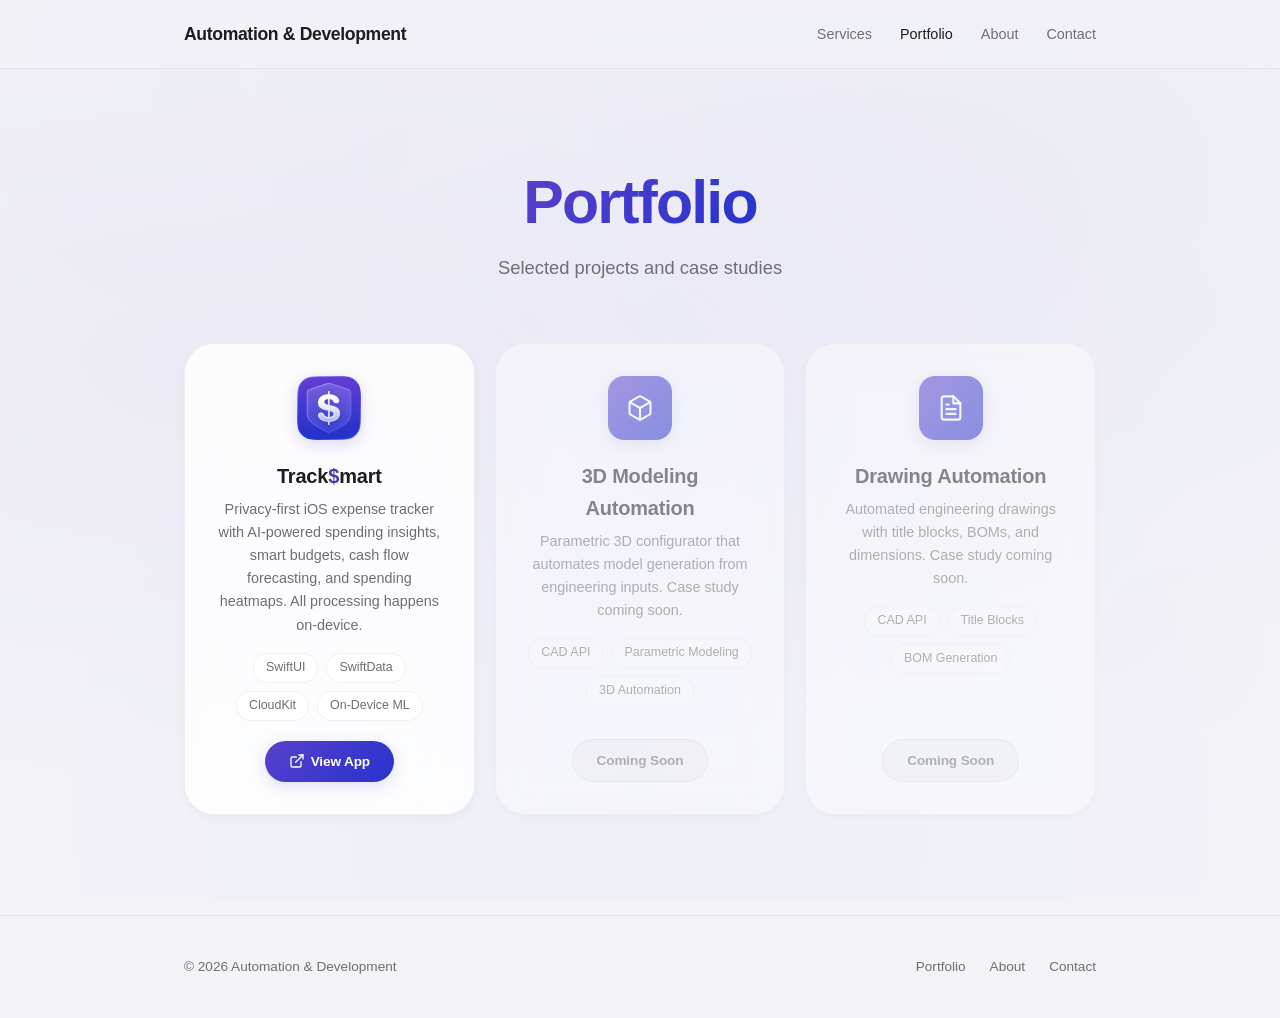
<file: portfolio/index.html>
<!DOCTYPE html>
<html lang="en">
<head>
    <meta charset="UTF-8">
    <meta name="viewport" content="width=device-width, initial-scale=1.0">
    <title>Portfolio — Automation & Development</title>
    <meta name="description" content="Selected projects and case studies — iOS apps, CAD automation tools, and engineering drawing automation.">
    <link rel="icon" type="image/png" href="../tracksmart/favicon.png">
    <link rel="apple-touch-icon" href="../tracksmart/favicon.png">
    <!-- Open Graph -->
    <meta property="og:title" content="Portfolio — Automation & Development">
    <meta property="og:description" content="Selected projects and case studies — iOS apps, CAD automation tools, and engineering drawing automation.">
    <meta property="og:url" content="https://automation-and-dev.com/portfolio/">
    <meta property="og:type" content="website">
    <meta name="twitter:card" content="summary">
    <link rel="stylesheet" href="../shared/base.css">
    <style>
        .portfolio {
            padding: 0 0 100px;
            position: relative;
            z-index: 1;
        }
        .portfolio-grid { max-width: 960px; }
    </style>
</head>
<body>
    <!-- Floating gradient orbs -->
    <div class="bg-glow">
        <div class="orb orb-1"></div>
        <div class="orb orb-2"></div>
        <div class="orb orb-3"></div>
    </div>

    <nav>
        <div class="container">
            <a href="../" class="logo">Automation &amp; Development</a>
            <button class="nav-hamburger" aria-label="Menu" aria-expanded="false">
                <span></span><span></span><span></span>
            </button>
            <div class="nav-links">
                <a href="../#services">Services</a>
                <a href="../portfolio/" class="active">Portfolio</a>
                <a href="../about/">About</a>
                <a href="../contact/">Contact</a>
            </div>
        </div>
    </nav>

    <section class="hero reveal">
        <div class="container">
            <h1><span class="gradient">Portfolio</span></h1>
            <p>Selected projects and case studies</p>
        </div>
    </section>

    <section class="portfolio">
        <div class="container">
            <div class="portfolio-grid">
                <!-- TrackSmart -->
                <a href="../tracksmart/" class="app-card reveal">
                    <div class="app-icon">
                        <picture>
                            <source srcset="../tracksmart/icon-light.png" media="(prefers-color-scheme: light)">
                            <img src="../tracksmart/icon-dark.png" alt="TrackSmart" width="64" height="64">
                        </picture>
                    </div>
                    <h3>Track<span class="dollar">$</span>mart</h3>
                    <p class="subtitle">Privacy-first iOS expense tracker with AI-powered spending insights, smart budgets, cash flow forecasting, and spending heatmaps. All processing happens on-device.</p>
                    <div class="tech-tags">
                        <span class="tech-tag">SwiftUI</span>
                        <span class="tech-tag">SwiftData</span>
                        <span class="tech-tag">CloudKit</span>
                        <span class="tech-tag">On-Device ML</span>
                    </div>
                    <span class="tag"><svg width="16" height="16" viewBox="0 0 24 24" fill="none" stroke="currentColor" stroke-width="2" stroke-linecap="round" stroke-linejoin="round"><path d="M18 13v6a2 2 0 0 1-2 2H5a2 2 0 0 1-2-2V8a2 2 0 0 1 2-2h6"/><polyline points="15 3 21 3 21 9"/><line x1="10" y1="14" x2="21" y2="3"/></svg>View App</span>
                </a>

                <!-- 3D Modeling Automation -->
                <div class="app-card reveal" style="opacity: 0.5; cursor: default; pointer-events: none;">
                    <div class="service-icon">
                        <svg width="28" height="28" viewBox="0 0 24 24" fill="none" stroke="white" stroke-width="1.8" stroke-linecap="round" stroke-linejoin="round">
                            <path d="M21 16V8a2 2 0 0 0-1-1.73l-7-4a2 2 0 0 0-2 0l-7 4A2 2 0 0 0 3 8v8a2 2 0 0 0 1 1.73l7 4a2 2 0 0 0 2 0l7-4A2 2 0 0 0 21 16z"/>
                            <polyline points="3.27 6.96 12 12.01 20.73 6.96"/>
                            <line x1="12" y1="22.08" x2="12" y2="12"/>
                        </svg>
                    </div>
                    <h3>3D Modeling Automation</h3>
                    <p class="subtitle">Parametric 3D configurator that automates model generation from engineering inputs. Case study coming soon.</p>
                    <div class="tech-tags">
                        <span class="tech-tag">CAD API</span>
                        <span class="tech-tag">Parametric Modeling</span>
                        <span class="tech-tag">3D Automation</span>
                    </div>
                    <span class="tag soon">Coming Soon</span>
                </div>

                <!-- Drawing Automation -->
                <div class="app-card reveal" style="opacity: 0.5; cursor: default; pointer-events: none;">
                    <div class="service-icon">
                        <svg width="28" height="28" viewBox="0 0 24 24" fill="none" stroke="white" stroke-width="1.8" stroke-linecap="round" stroke-linejoin="round">
                            <path d="M14 2H6a2 2 0 0 0-2 2v16a2 2 0 0 0 2 2h12a2 2 0 0 0 2-2V8z"/>
                            <polyline points="14 2 14 8 20 8"/>
                            <line x1="16" y1="13" x2="8" y2="13"/>
                            <line x1="16" y1="17" x2="8" y2="17"/>
                            <polyline points="10 9 9 9 8 9"/>
                        </svg>
                    </div>
                    <h3>Drawing Automation</h3>
                    <p class="subtitle">Automated engineering drawings with title blocks, BOMs, and dimensions. Case study coming soon.</p>
                    <div class="tech-tags">
                        <span class="tech-tag">CAD API</span>
                        <span class="tech-tag">Title Blocks</span>
                        <span class="tech-tag">BOM Generation</span>
                    </div>
                    <span class="tag soon">Coming Soon</span>
                </div>
            </div>
        </div>
    </section>

    <footer>
        <div class="container">
            <p>&copy; 2026 Automation &amp; Development</p>
            <div class="footer-links">
                <a href="../portfolio/">Portfolio</a>
                <a href="../about/">About</a>
                <a href="../contact/">Contact</a>
            </div>
        </div>
    </footer>

    <script src="../shared/nav.js"></script>
    <script src="../shared/reveal.js"></script>
</body>
</html>
</file>
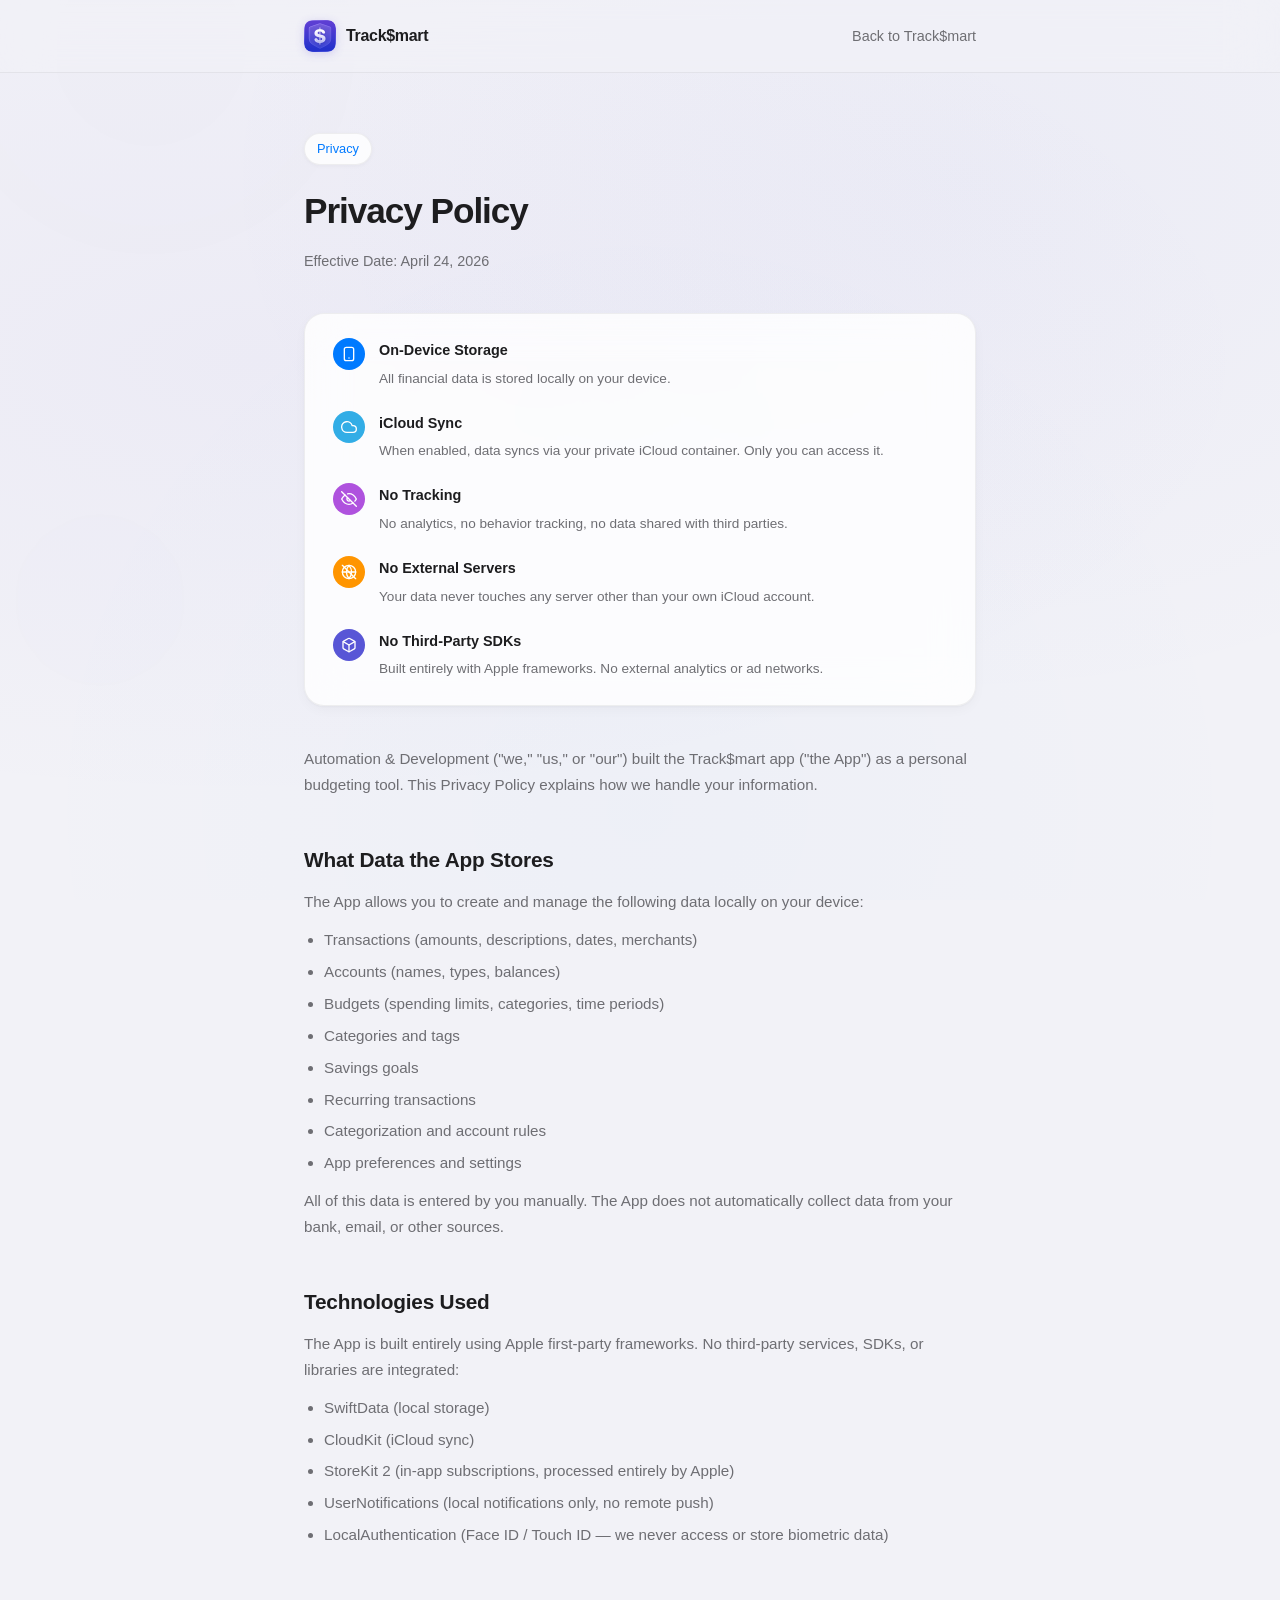
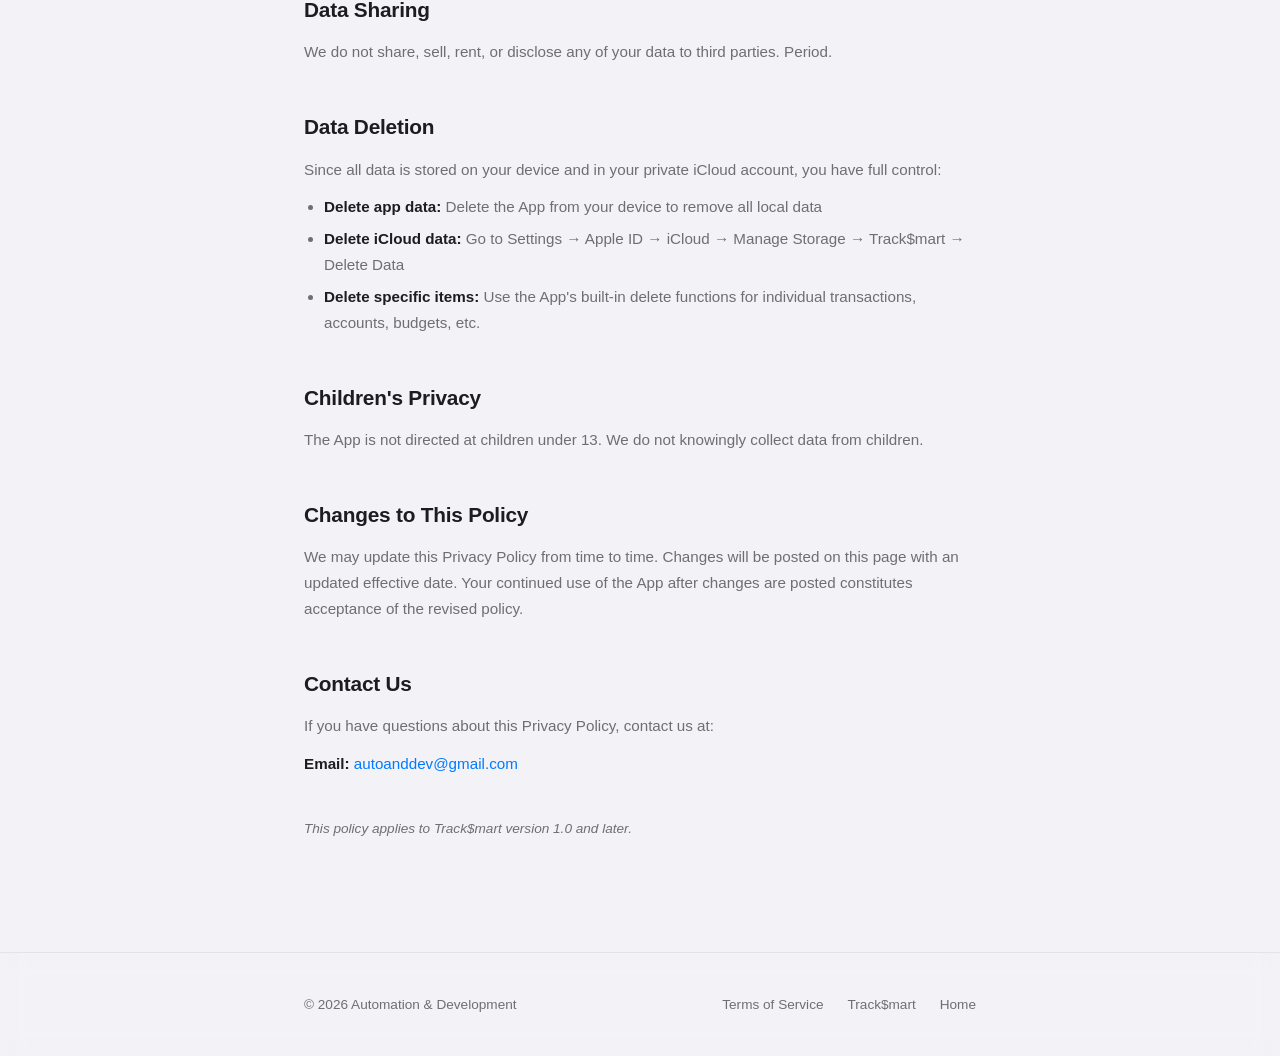
<file: tracksmart/privacy.html>
<!DOCTYPE html>
<html lang="en">
<head>
    <meta charset="UTF-8">
    <meta name="viewport" content="width=device-width, initial-scale=1.0">
    <title>Privacy Policy — Track$mart</title>
    <meta name="description" content="Track$mart Privacy Policy. All data stays on your device. No tracking, no third-party SDKs, no external servers.">
    <link rel="icon" type="image/png" href="favicon.png">
    <link rel="apple-touch-icon" href="favicon.png">
    <link rel="stylesheet" href="../shared/base.css">
    <style>
        /* Narrower container for legal pages */
        .container { max-width: 720px; }
        body { line-height: 1.7; }

        /* Orb configuration */
        .bg-glow .orb-1 {
            width: 500px; height: 500px;
            background: radial-gradient(circle, rgba(38,51,204,0.3), transparent 70%);
            top: -200px; right: -100px;
            animation: drift1 20s ease-in-out infinite;
            will-change: transform;
            contain: strict;
        }
        .bg-glow .orb-2 {
            width: 400px; height: 400px;
            background: radial-gradient(circle, rgba(0,122,255,0.2), transparent 70%);
            bottom: 100px; left: -100px;
            animation: drift2 25s ease-in-out infinite;
            will-change: transform;
            contain: strict;
        }

        /* Light mode — page-specific overrides */
        @media (prefers-color-scheme: light) {
            .bg-glow .orb-1 { background: radial-gradient(circle, rgba(89,64,204,0.18), transparent 70%); }
            .bg-glow .orb-2 { background: radial-gradient(circle, rgba(0,122,255,0.12), transparent 70%); }
        }
    </style>
</head>
<body>
    <div class="bg-glow">
        <div class="orb orb-1"></div>
        <div class="orb orb-2"></div>
    </div>

    <nav>
        <div class="container">
            <a href="./" class="nav-logo">
                <div class="nav-icon">
                    <picture>
                        <source srcset="icon-light.png" media="(prefers-color-scheme: light)">
                        <img src="icon-dark.png" alt="TrackSmart" width="32" height="32">
                    </picture>
                </div>
                <span>Track$mart</span>
            </a>
            <a href="./" class="back">Back to Track$mart</a>
        </div>
    </nav>

    <section class="legal">
        <div class="container">
            <span class="legal-badge">Privacy</span>
            <h1>Privacy Policy</h1>
            <p class="effective">Effective Date: April 24, 2026</p>

            <div class="summary-box">
                <div class="summary-item">
                    <div class="summary-icon" style="background: #007AFF;">
                        <svg width="16" height="16" viewBox="0 0 24 24" fill="none" stroke="white" stroke-width="2" stroke-linecap="round" stroke-linejoin="round"><rect x="5" y="2" width="14" height="20" rx="3"/><line x1="12" y1="18" x2="12.01" y2="18"/></svg>
                    </div>
                    <div><strong>On-Device Storage</strong><span>All financial data is stored locally on your device.</span></div>
                </div>
                <div class="summary-item">
                    <div class="summary-icon" style="background: #32ADE6;">
                        <svg width="16" height="16" viewBox="0 0 24 24" fill="none" stroke="white" stroke-width="2" stroke-linecap="round" stroke-linejoin="round"><path d="M18 10h-1.26A8 8 0 1 0 9 20h9a5 5 0 0 0 0-10z"/></svg>
                    </div>
                    <div><strong>iCloud Sync</strong><span>When enabled, data syncs via your private iCloud container. Only you can access it.</span></div>
                </div>
                <div class="summary-item">
                    <div class="summary-icon" style="background: #AF52DE;">
                        <svg width="16" height="16" viewBox="0 0 24 24" fill="none" stroke="white" stroke-width="2" stroke-linecap="round" stroke-linejoin="round"><path d="M17.94 17.94A10.07 10.07 0 0 1 12 20c-7 0-11-8-11-8a18.45 18.45 0 0 1 5.06-5.94M9.9 4.24A9.12 9.12 0 0 1 12 4c7 0 11 8 11 8a18.5 18.5 0 0 1-2.16 3.19m-6.72-1.07a3 3 0 1 1-4.24-4.24"/><line x1="1" y1="1" x2="23" y2="23"/></svg>
                    </div>
                    <div><strong>No Tracking</strong><span>No analytics, no behavior tracking, no data shared with third parties.</span></div>
                </div>
                <div class="summary-item">
                    <div class="summary-icon" style="background: #FF9500;">
                        <svg width="16" height="16" viewBox="0 0 24 24" fill="none" stroke="white" stroke-width="2" stroke-linecap="round" stroke-linejoin="round"><circle cx="12" cy="12" r="10"/><line x1="2" y1="12" x2="22" y2="12"/><path d="M12 2a16 16 0 0 1 4 10 16 16 0 0 1-4 10 16 16 0 0 1-4-10A16 16 0 0 1 12 2z"/><line x1="2" y1="2" x2="22" y2="22"/></svg>
                    </div>
                    <div><strong>No External Servers</strong><span>Your data never touches any server other than your own iCloud account.</span></div>
                </div>
                <div class="summary-item">
                    <div class="summary-icon" style="background: #5856D6;">
                        <svg width="16" height="16" viewBox="0 0 24 24" fill="none" stroke="white" stroke-width="2" stroke-linecap="round" stroke-linejoin="round"><path d="M21 16V8a2 2 0 0 0-1-1.73l-7-4a2 2 0 0 0-2 0l-7 4A2 2 0 0 0 3 8v8a2 2 0 0 0 1 1.73l7 4a2 2 0 0 0 2 0l7-4A2 2 0 0 0 21 16z"/><polyline points="3.27 6.96 12 12.01 20.73 6.96"/><line x1="12" y1="22.08" x2="12" y2="12"/></svg>
                    </div>
                    <div><strong>No Third-Party SDKs</strong><span>Built entirely with Apple frameworks. No external analytics or ad networks.</span></div>
                </div>
            </div>

            <p>Automation &amp; Development ("we," "us," or "our") built the Track$mart app ("the App") as a personal budgeting tool. This Privacy Policy explains how we handle your information.</p>

            <h2>What Data the App Stores</h2>
            <p>The App allows you to create and manage the following data locally on your device:</p>
            <ul>
                <li>Transactions (amounts, descriptions, dates, merchants)</li>
                <li>Accounts (names, types, balances)</li>
                <li>Budgets (spending limits, categories, time periods)</li>
                <li>Categories and tags</li>
                <li>Savings goals</li>
                <li>Recurring transactions</li>
                <li>Categorization and account rules</li>
                <li>App preferences and settings</li>
            </ul>
            <p>All of this data is entered by you manually. The App does not automatically collect data from your bank, email, or other sources.</p>

            <h2>Technologies Used</h2>
            <p>The App is built entirely using Apple first-party frameworks. No third-party services, SDKs, or libraries are integrated:</p>
            <ul>
                <li>SwiftData (local storage)</li>
                <li>CloudKit (iCloud sync)</li>
                <li>StoreKit 2 (in-app subscriptions, processed entirely by Apple)</li>
                <li>UserNotifications (local notifications only, no remote push)</li>
                <li>LocalAuthentication (Face ID / Touch ID — we never access or store biometric data)</li>
            </ul>

            <h2>Data Sharing</h2>
            <p>We do not share, sell, rent, or disclose any of your data to third parties. Period.</p>

            <h2>Data Deletion</h2>
            <p>Since all data is stored on your device and in your private iCloud account, you have full control:</p>
            <ul>
                <li><strong>Delete app data:</strong> Delete the App from your device to remove all local data</li>
                <li><strong>Delete iCloud data:</strong> Go to Settings &rarr; Apple ID &rarr; iCloud &rarr; Manage Storage &rarr; Track$mart &rarr; Delete Data</li>
                <li><strong>Delete specific items:</strong> Use the App's built-in delete functions for individual transactions, accounts, budgets, etc.</li>
            </ul>

            <h2>Children's Privacy</h2>
            <p>The App is not directed at children under 13. We do not knowingly collect data from children.</p>

            <h2>Changes to This Policy</h2>
            <p>We may update this Privacy Policy from time to time. Changes will be posted on this page with an updated effective date. Your continued use of the App after changes are posted constitutes acceptance of the revised policy.</p>

            <h2>Contact Us</h2>
            <p>If you have questions about this Privacy Policy, contact us at:</p>
            <p><strong>Email:</strong> <a href="mailto:autoanddev@gmail.com">autoanddev@gmail.com</a></p>

            <p style="margin-top: 40px; font-style: italic; font-size: 0.85rem;">This policy applies to Track$mart version 1.0 and later.</p>
        </div>
    </section>

    <footer>
        <div class="container">
            <p>&copy; 2026 Automation &amp; Development</p>
            <div class="footer-links">
                <a href="terms.html">Terms of Service</a>
                <a href="./">Track$mart</a>
                <a href="../">Home</a>
            </div>
        </div>
    </footer>
</body>
</html>
</file>
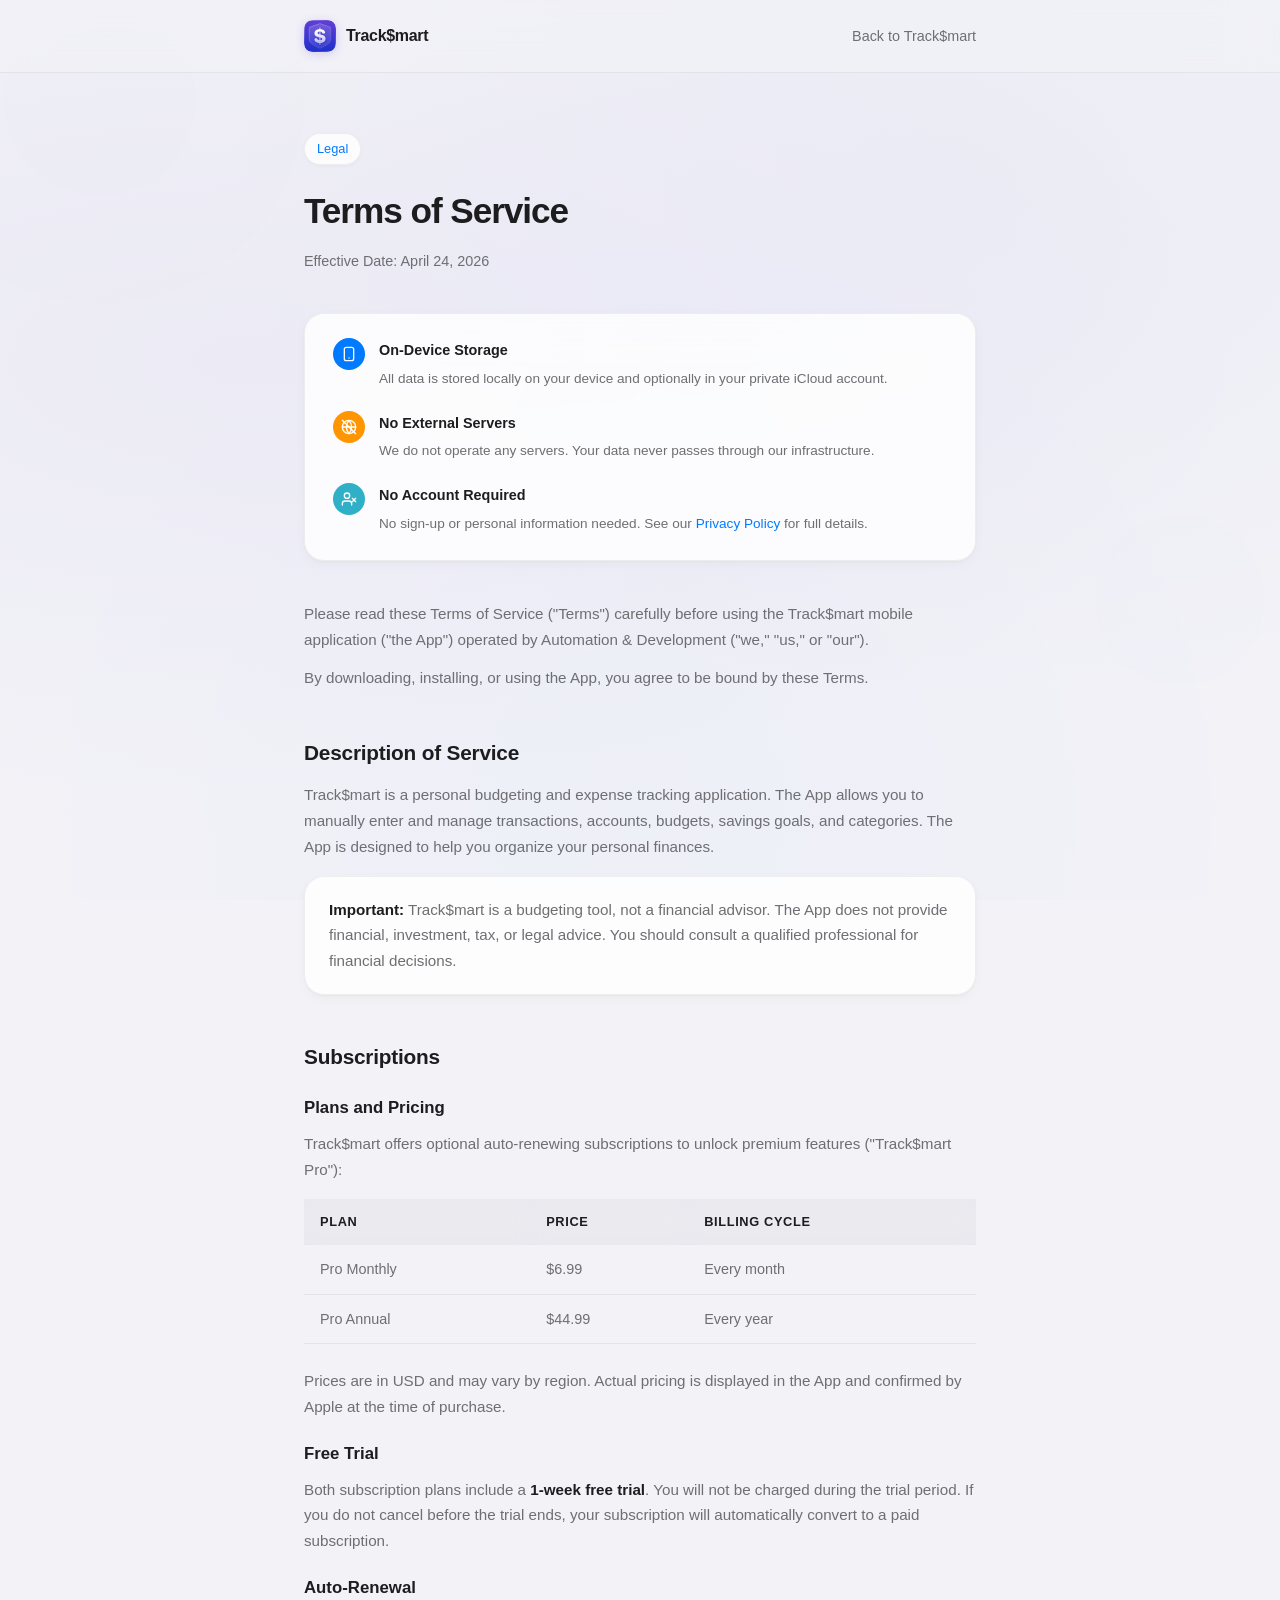
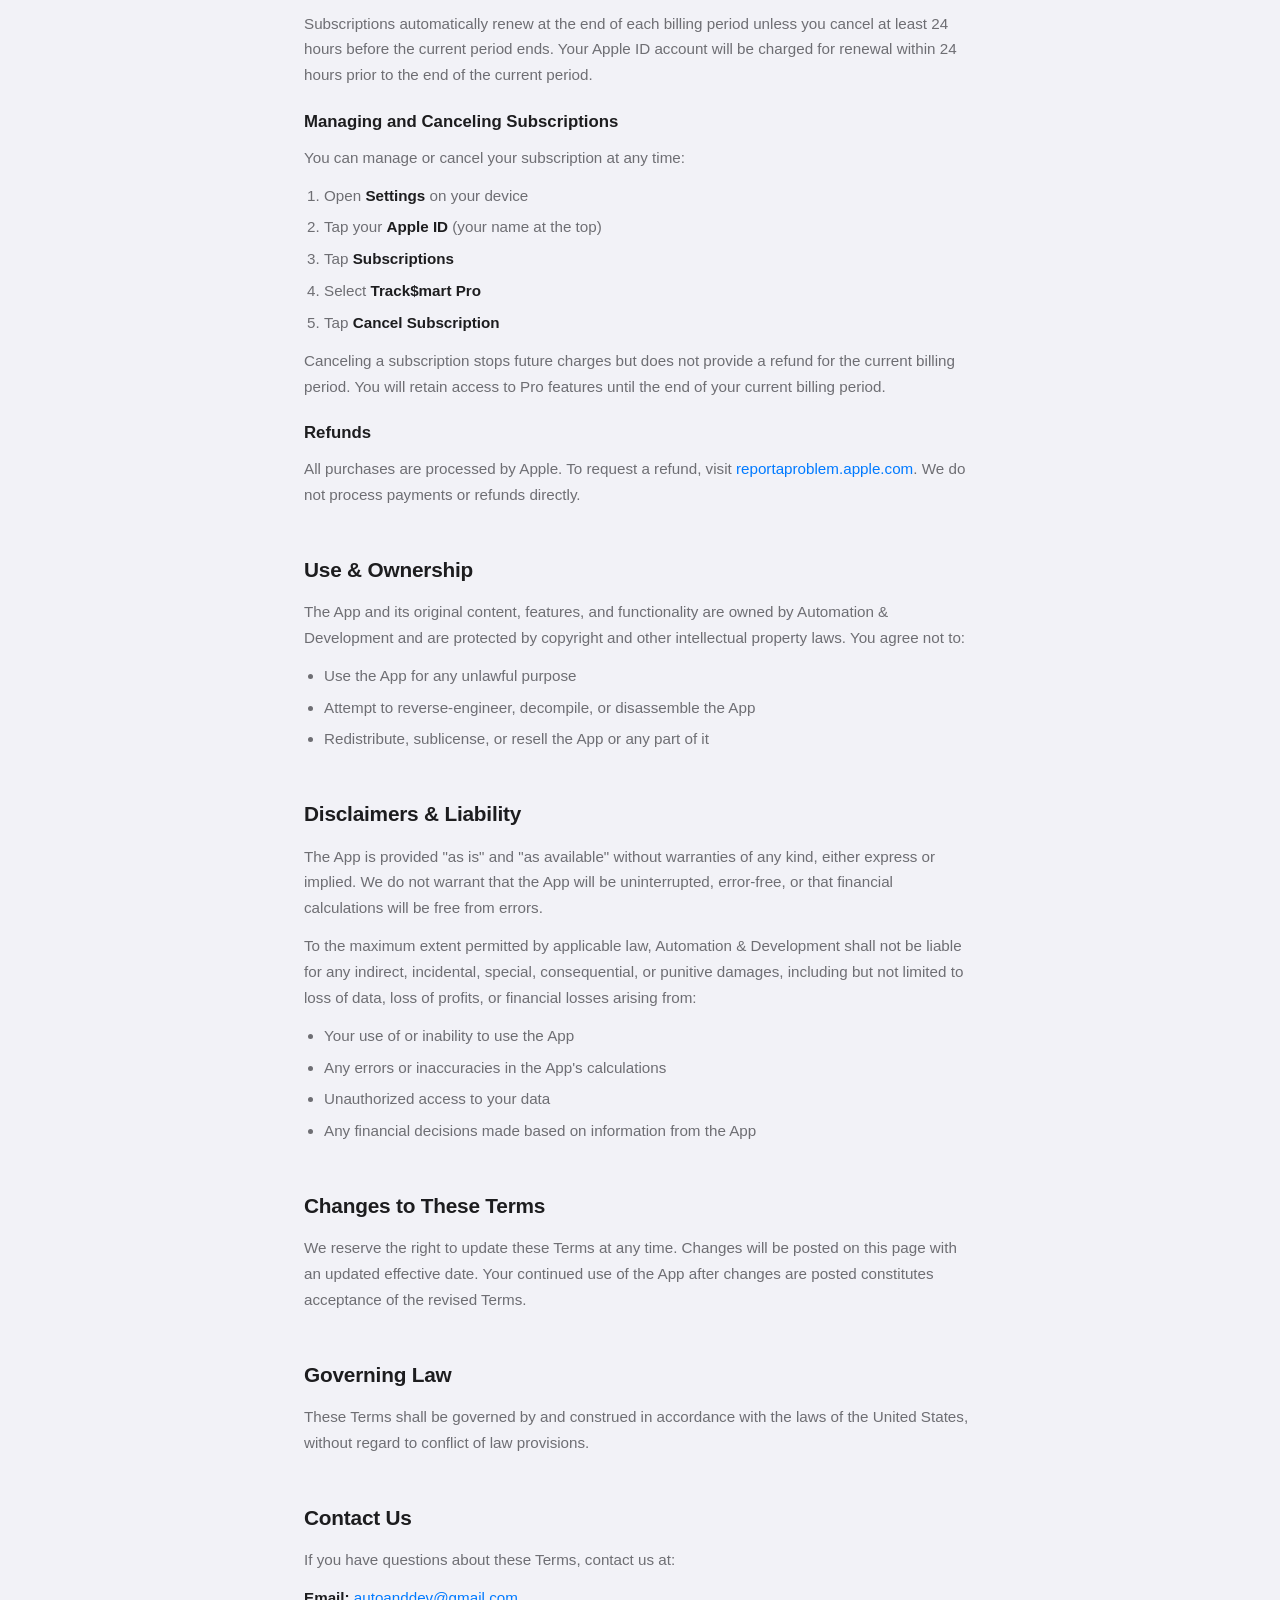
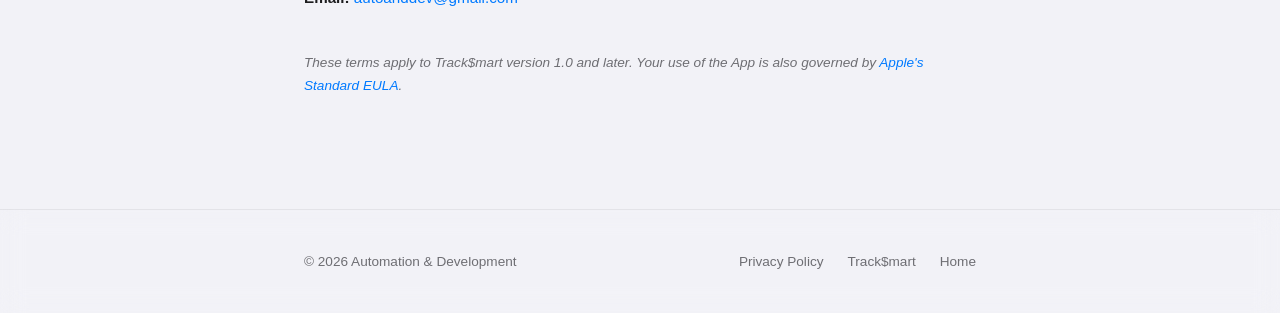
<file: tracksmart/terms.html>
<!DOCTYPE html>
<html lang="en">
<head>
    <meta charset="UTF-8">
    <meta name="viewport" content="width=device-width, initial-scale=1.0">
    <title>Terms of Service — Track$mart</title>
    <meta name="description" content="Track$mart Terms of Service. Subscription plans, usage terms, and disclaimers for the Track$mart budgeting app.">
    <link rel="icon" type="image/png" href="favicon.png">
    <link rel="apple-touch-icon" href="favicon.png">
    <link rel="stylesheet" href="../shared/base.css">
    <style>
        /* Narrower container for legal pages */
        .container { max-width: 720px; }
        body { line-height: 1.7; }

        /* Orb configuration */
        .bg-glow .orb-1 {
            width: 500px; height: 500px;
            background: radial-gradient(circle, rgba(38,51,204,0.3), transparent 70%);
            top: -150px; left: -150px;
            animation: drift1 22s ease-in-out infinite;
            will-change: transform;
            contain: strict;
        }
        .bg-glow .orb-2 {
            width: 400px; height: 400px;
            background: radial-gradient(circle, rgba(0,122,255,0.2), transparent 70%);
            bottom: 50px; right: -100px;
            animation: drift2 20s ease-in-out infinite;
            will-change: transform;
            contain: strict;
        }

        /* Page-specific: h3, callout, pricing table */
        .legal h3 {
            font-size: 1.05rem; font-weight: 600;
            margin: 20px 0 8px;
        }
        .legal .callout {
            background: var(--glass);
            backdrop-filter: blur(20px);
            -webkit-backdrop-filter: blur(20px);
            border: 1px solid var(--glass-border);
            border-radius: 20px;
            padding: 20px 24px;
            margin: 16px 0 24px;
        }
        .legal .callout p { margin-bottom: 0; }

        .pricing-table {
            width: 100%; border-collapse: collapse;
            margin: 16px 0 24px;
        }
        .pricing-table th, .pricing-table td {
            padding: 12px 16px; text-align: left;
            border-bottom: 1px solid var(--glass-border);
            font-size: 0.9rem;
        }
        .pricing-table th {
            color: var(--text); font-weight: 600;
            font-size: 0.8rem; text-transform: uppercase;
            letter-spacing: 0.05em;
            background: var(--glass);
            backdrop-filter: blur(8px);
            -webkit-backdrop-filter: blur(8px);
        }
        .pricing-table td { color: var(--text-secondary); }

        /* Light mode — page-specific overrides */
        @media (prefers-color-scheme: light) {
            .bg-glow .orb-1 { background: radial-gradient(circle, rgba(89,64,204,0.18), transparent 70%); }
            .bg-glow .orb-2 { background: radial-gradient(circle, rgba(0,122,255,0.12), transparent 70%); }
            .legal .callout {
                box-shadow: 0 1px 3px rgba(0,0,0,0.04), 0 4px 12px rgba(0,0,0,0.03);
            }
            .pricing-table th {
                background: rgba(0,0,0,0.03);
            }
            .pricing-table td {
                border-bottom-color: rgba(0,0,0,0.06);
            }
        }
    </style>
</head>
<body>
    <div class="bg-glow">
        <div class="orb orb-1"></div>
        <div class="orb orb-2"></div>
    </div>

    <nav>
        <div class="container">
            <a href="./" class="nav-logo">
                <div class="nav-icon">
                    <picture>
                        <source srcset="icon-light.png" media="(prefers-color-scheme: light)">
                        <img src="icon-dark.png" alt="TrackSmart" width="32" height="32">
                    </picture>
                </div>
                <span>Track$mart</span>
            </a>
            <a href="./" class="back">Back to Track$mart</a>
        </div>
    </nav>

    <section class="legal">
        <div class="container">
            <span class="legal-badge">Legal</span>
            <h1>Terms of Service</h1>
            <p class="effective">Effective Date: April 24, 2026</p>

            <div class="summary-box">
                <div class="summary-item">
                    <div class="summary-icon" style="background: #007AFF;">
                        <svg width="16" height="16" viewBox="0 0 24 24" fill="none" stroke="white" stroke-width="2" stroke-linecap="round" stroke-linejoin="round"><rect x="5" y="2" width="14" height="20" rx="3"/><line x1="12" y1="18" x2="12.01" y2="18"/></svg>
                    </div>
                    <div><strong>On-Device Storage</strong><span>All data is stored locally on your device and optionally in your private iCloud account.</span></div>
                </div>
                <div class="summary-item">
                    <div class="summary-icon" style="background: #FF9500;">
                        <svg width="16" height="16" viewBox="0 0 24 24" fill="none" stroke="white" stroke-width="2" stroke-linecap="round" stroke-linejoin="round"><circle cx="12" cy="12" r="10"/><line x1="2" y1="12" x2="22" y2="12"/><path d="M12 2a16 16 0 0 1 4 10 16 16 0 0 1-4 10 16 16 0 0 1-4-10A16 16 0 0 1 12 2z"/><line x1="2" y1="2" x2="22" y2="22"/></svg>
                    </div>
                    <div><strong>No External Servers</strong><span>We do not operate any servers. Your data never passes through our infrastructure.</span></div>
                </div>
                <div class="summary-item">
                    <div class="summary-icon" style="background: #30B0C7;">
                        <svg width="16" height="16" viewBox="0 0 24 24" fill="none" stroke="white" stroke-width="2" stroke-linecap="round" stroke-linejoin="round"><path d="M16 21v-2a4 4 0 0 0-4-4H6a4 4 0 0 0-4 4v2"/><circle cx="9" cy="7" r="4"/><line x1="17" y1="11" x2="22" y2="16"/><line x1="22" y1="11" x2="17" y2="16"/></svg>
                    </div>
                    <div><strong>No Account Required</strong><span>No sign-up or personal information needed. See our <a href="privacy.html">Privacy Policy</a> for full details.</span></div>
                </div>
            </div>

            <p>Please read these Terms of Service ("Terms") carefully before using the Track$mart mobile application ("the App") operated by Automation &amp; Development ("we," "us," or "our").</p>
            <p>By downloading, installing, or using the App, you agree to be bound by these Terms.</p>

            <h2>Description of Service</h2>
            <p>Track$mart is a personal budgeting and expense tracking application. The App allows you to manually enter and manage transactions, accounts, budgets, savings goals, and categories. The App is designed to help you organize your personal finances.</p>
            <div class="callout">
                <p><strong>Important:</strong> Track$mart is a budgeting tool, not a financial advisor. The App does not provide financial, investment, tax, or legal advice. You should consult a qualified professional for financial decisions.</p>
            </div>

            <h2>Subscriptions</h2>

            <h3>Plans and Pricing</h3>
            <p>Track$mart offers optional auto-renewing subscriptions to unlock premium features ("Track$mart Pro"):</p>
            <table class="pricing-table">
                <thead>
                    <tr><th>Plan</th><th>Price</th><th>Billing Cycle</th></tr>
                </thead>
                <tbody>
                    <tr><td>Pro Monthly</td><td>$6.99</td><td>Every month</td></tr>
                    <tr><td>Pro Annual</td><td>$44.99</td><td>Every year</td></tr>
                </tbody>
            </table>
            <p>Prices are in USD and may vary by region. Actual pricing is displayed in the App and confirmed by Apple at the time of purchase.</p>

            <h3>Free Trial</h3>
            <p>Both subscription plans include a <strong>1-week free trial</strong>. You will not be charged during the trial period. If you do not cancel before the trial ends, your subscription will automatically convert to a paid subscription.</p>

            <h3>Auto-Renewal</h3>
            <p>Subscriptions automatically renew at the end of each billing period unless you cancel at least 24 hours before the current period ends. Your Apple ID account will be charged for renewal within 24 hours prior to the end of the current period.</p>

            <h3>Managing and Canceling Subscriptions</h3>
            <p>You can manage or cancel your subscription at any time:</p>
            <ol>
                <li>Open <strong>Settings</strong> on your device</li>
                <li>Tap your <strong>Apple ID</strong> (your name at the top)</li>
                <li>Tap <strong>Subscriptions</strong></li>
                <li>Select <strong>Track$mart Pro</strong></li>
                <li>Tap <strong>Cancel Subscription</strong></li>
            </ol>
            <p>Canceling a subscription stops future charges but does not provide a refund for the current billing period. You will retain access to Pro features until the end of your current billing period.</p>

            <h3>Refunds</h3>
            <p>All purchases are processed by Apple. To request a refund, visit <a href="https://reportaproblem.apple.com">reportaproblem.apple.com</a>. We do not process payments or refunds directly.</p>

            <h2>Use &amp; Ownership</h2>
            <p>The App and its original content, features, and functionality are owned by Automation &amp; Development and are protected by copyright and other intellectual property laws. You agree not to:</p>
            <ul>
                <li>Use the App for any unlawful purpose</li>
                <li>Attempt to reverse-engineer, decompile, or disassemble the App</li>
                <li>Redistribute, sublicense, or resell the App or any part of it</li>
            </ul>

            <h2>Disclaimers &amp; Liability</h2>
            <p>The App is provided "as is" and "as available" without warranties of any kind, either express or implied. We do not warrant that the App will be uninterrupted, error-free, or that financial calculations will be free from errors.</p>
            <p>To the maximum extent permitted by applicable law, Automation &amp; Development shall not be liable for any indirect, incidental, special, consequential, or punitive damages, including but not limited to loss of data, loss of profits, or financial losses arising from:</p>
            <ul>
                <li>Your use of or inability to use the App</li>
                <li>Any errors or inaccuracies in the App's calculations</li>
                <li>Unauthorized access to your data</li>
                <li>Any financial decisions made based on information from the App</li>
            </ul>

            <h2>Changes to These Terms</h2>
            <p>We reserve the right to update these Terms at any time. Changes will be posted on this page with an updated effective date. Your continued use of the App after changes are posted constitutes acceptance of the revised Terms.</p>

            <h2>Governing Law</h2>
            <p>These Terms shall be governed by and construed in accordance with the laws of the United States, without regard to conflict of law provisions.</p>

            <h2>Contact Us</h2>
            <p>If you have questions about these Terms, contact us at:</p>
            <p><strong>Email:</strong> <a href="mailto:autoanddev@gmail.com">autoanddev@gmail.com</a></p>

            <p style="margin-top: 40px; font-style: italic; font-size: 0.85rem;">These terms apply to Track$mart version 1.0 and later. Your use of the App is also governed by <a href="https://www.apple.com/legal/internet-services/itunes/dev/stdeula/">Apple's Standard EULA</a>.</p>
        </div>
    </section>

    <footer>
        <div class="container">
            <p>&copy; 2026 Automation &amp; Development</p>
            <div class="footer-links">
                <a href="privacy.html">Privacy Policy</a>
                <a href="./">Track$mart</a>
                <a href="../">Home</a>
            </div>
        </div>
    </footer>
</body>
</html>
</file>
<file: shared/base.css>
/* ===================================
   Site-Wide Design System — base.css
   =================================== */


/* ---------------------------------
   1. CSS Variables (dark mode defaults)
   --------------------------------- */
:root {
    --bg: #050510;
    --glass: rgba(255,255,255,0.04);
    --glass-hover: rgba(255,255,255,0.07);
    --glass-border: rgba(255,255,255,0.08);
    --glass-border-hover: rgba(255,255,255,0.15);
    --glass-strong: rgba(255,255,255,0.06);
    --text: #f5f5f7;
    --text-secondary: #86868b;
    --blue: #007AFF;
    --indigo-from: #2633CC;
    --indigo-to: #5940CC;
    --dollar: #8B7AE8;
}


/* ---------------------------------
   2. Reset + HTML
   --------------------------------- */
* { margin: 0; padding: 0; box-sizing: border-box; }
html { scroll-behavior: smooth; }


/* ---------------------------------
   3. Body
   --------------------------------- */
body {
    font-family: -apple-system, BlinkMacSystemFont, 'SF Pro Display', 'Helvetica Neue', sans-serif;
    background: var(--bg);
    background-image:
        radial-gradient(ellipse 80% 50% at 20% 40%, rgba(38,51,204,0.08), transparent),
        radial-gradient(ellipse 60% 60% at 75% 20%, rgba(89,64,204,0.05), transparent),
        radial-gradient(ellipse 50% 70% at 50% 90%, rgba(0,122,255,0.04), transparent);
    background-attachment: fixed;
    color: var(--text);
    line-height: 1.6;
    -webkit-font-smoothing: antialiased;
    overflow-x: hidden;
}


/* ---------------------------------
   4. Container
   --------------------------------- */
.container { max-width: 960px; margin: 0 auto; padding: 0 24px; }


/* ---------------------------------
   5. Background Glow System
   --------------------------------- */
.bg-glow {
    position: fixed;
    top: 0; left: 0; right: 0; bottom: 0;
    pointer-events: none;
    z-index: 0;
    overflow: hidden;
}
.bg-glow .orb {
    position: absolute;
    border-radius: 50%;
    filter: blur(120px);
    opacity: 0.35;
}
@keyframes drift1 {
    0%, 100% { transform: translate(0, 0); }
    50% { transform: translate(60px, 40px); }
}
@keyframes drift2 {
    0%, 100% { transform: translate(0, 0); }
    50% { transform: translate(-40px, -60px); }
}
@keyframes drift3 {
    0%, 100% { transform: translate(0, 0); }
    50% { transform: translate(30px, -30px); }
}


/* ---------------------------------
   6. Logo
   --------------------------------- */
.logo {
    font-size: 1.1rem;
    font-weight: 600;
    letter-spacing: -0.02em;
    text-decoration: none;
    color: var(--text);
}


/* ---------------------------------
   7. Glass Nav
   --------------------------------- */
nav {
    padding: 20px 0;
    border-bottom: 1px solid var(--glass-border);
    backdrop-filter: blur(24px);
    -webkit-backdrop-filter: blur(24px);
    position: sticky;
    top: 0;
    z-index: 100;
    background: rgba(5,5,16,0.6);
}
nav .container {
    display: flex;
    justify-content: space-between;
    align-items: center;
}
nav a {
    color: var(--text-secondary);
    text-decoration: none;
    font-size: 0.9rem;
    transition: color 0.2s;
}
nav a:hover { color: var(--text); }
.nav-logo {
    display: flex; align-items: center; gap: 10px;
    text-decoration: none; color: var(--text);
}
.nav-icon {
    width: 32px; height: 32px; border-radius: 8px;
    overflow: hidden;
    box-shadow: 0 2px 12px rgba(38,51,204,0.35);
}
.nav-icon img { width: 100%; height: 100%; display: block; }
.nav-logo span { font-weight: 600; font-size: 1rem; letter-spacing: -0.02em; }
.dollar { color: var(--dollar); }
.nav-links { display: flex; gap: 28px; align-items: center; }
.nav-links a {
    color: var(--text-secondary); text-decoration: none;
    font-size: 0.9rem; transition: color 0.2s;
}
.nav-links a:hover { color: var(--text); }
.nav-links a.active { color: var(--text); }
nav a.back {
    color: var(--text-secondary); text-decoration: none;
    font-size: 0.9rem; transition: color 0.2s;
}
nav a.back:hover { color: var(--text); }

/* Hamburger toggle */
.nav-hamburger {
    display: none;
    flex-direction: column;
    gap: 5px;
    padding: 4px 0;
    cursor: pointer;
    background: none;
    border: none;
}
.nav-hamburger span {
    display: block;
    width: 22px;
    height: 2px;
    background: var(--text);
    border-radius: 1px;
    transition: transform 0.3s, opacity 0.3s;
}


/* ---------------------------------
   7. Footer
   --------------------------------- */
footer {
    border-top: 1px solid var(--glass-border);
    padding: 40px 0;
    position: relative;
    z-index: 1;
    backdrop-filter: blur(12px);
    -webkit-backdrop-filter: blur(12px);
}
footer .container {
    display: flex; justify-content: space-between;
    align-items: center; flex-wrap: wrap; gap: 16px;
}
footer p { color: var(--text-secondary); font-size: 0.85rem; }
.footer-links { display: flex; gap: 24px; }
.footer-links a {
    color: var(--text-secondary); text-decoration: none;
    font-size: 0.85rem; transition: color 0.2s;
}
.footer-links a:hover { color: var(--text); }


/* ---------------------------------
   8. Glass Cards
   --------------------------------- */
.glass-card {
    background: var(--glass);
    border: 1px solid var(--glass-border);
    border-radius: 24px;
}
.glass-card-strong {
    background: var(--glass-strong);
    backdrop-filter: blur(24px);
    -webkit-backdrop-filter: blur(24px);
    border: 1px solid var(--glass-border);
    border-radius: 30px;
    box-shadow: 0 0 12px rgba(255,255,255,0.06), 0 16px 64px rgba(0,0,0,0.2);
}


/* ---------------------------------
   9. Circle Icon
   --------------------------------- */
.circle-icon {
    border-radius: 50%;
    display: flex; align-items: center; justify-content: center;
    flex-shrink: 0;
}


/* ---------------------------------
   10. Service Icon
   --------------------------------- */
.service-icon {
    width: 64px; height: 64px;
    border-radius: 16px;
    margin-bottom: 20px;
    display: flex;
    align-items: center;
    justify-content: center;
    background: linear-gradient(135deg, var(--indigo-from), var(--indigo-to));
    box-shadow: 0 4px 20px rgba(38,51,204,0.35), 0 0 40px rgba(89,64,204,0.15);
}


/* ---------------------------------
   11. Badges / Pills
   --------------------------------- */
.badge {
    display: inline-flex; align-items: center; gap: 8px;
    padding: 12px 28px; border-radius: 100px;
    font-size: 0.95rem; font-weight: 500;
    text-decoration: none;
    transition: transform 0.2s, box-shadow 0.2s;
}
.badge:hover { transform: translateY(-2px); }
.badge.primary {
    background: linear-gradient(135deg, var(--indigo-from), var(--indigo-to));
    color: #fff;
    box-shadow: 0 4px 20px rgba(38,51,204,0.3);
}


/* ---------------------------------
   11. App Cards (homepage service grid)
   --------------------------------- */
.app-card {
    background: var(--glass);
    backdrop-filter: blur(20px);
    -webkit-backdrop-filter: blur(20px);
    border: 1px solid var(--glass-border);
    border-radius: 30px;
    padding: 32px;
    text-decoration: none;
    color: var(--text);
    box-shadow: 0 0 12px rgba(255,255,255,0.06);
    transition: transform 0.3s ease, border-color 0.3s, box-shadow 0.3s, background 0.3s;
    display: flex;
    flex-direction: column;
    align-items: center;
    text-align: center;
}
.app-card:hover {
    transform: translateY(-4px);
    background: var(--glass-hover);
    border-color: var(--glass-border-hover);
    box-shadow: 0 0 20px rgba(255,255,255,0.08), 0 20px 60px rgba(0,0,0,0.3);
}
.app-icon {
    width: 64px; height: 64px;
    border-radius: 16px;
    margin-bottom: 20px;
    overflow: hidden;
    box-shadow: 0 4px 20px rgba(38,51,204,0.35), 0 0 40px rgba(89,64,204,0.15);
}
.app-icon img { width: 100%; height: 100%; display: block; }
.app-icon.placeholder {
    background: var(--glass);
    border: 1px solid var(--glass-border);
    display: flex; align-items: center; justify-content: center;
    color: var(--text-secondary); font-size: 1.4rem;
    box-shadow: none;
    overflow: visible;
}
.app-card h3 {
    font-size: 1.25rem;
    font-weight: 600;
    margin-bottom: 6px;
    letter-spacing: -0.01em;
}
.app-card .subtitle {
    font-size: 0.9rem;
    color: var(--text-secondary);
    margin-bottom: 16px;
}
.app-card .tag {
    display: inline-flex;
    align-items: center;
    gap: 6px;
    font-size: 0.85rem;
    padding: 10px 24px;
    border-radius: 100px;
    background: linear-gradient(135deg, var(--indigo-from), var(--indigo-to));
    color: #fff;
    font-weight: 600;
    letter-spacing: -0.01em;
    box-shadow: 0 4px 20px rgba(89,64,204,0.3);
    white-space: nowrap;
    margin-top: auto;
}
.app-card .tag.soon {
    background: var(--glass);
    border: 1px solid var(--glass-border);
    color: var(--text-secondary);
    box-shadow: none;
}
.app-card .tech-tags {
    display: flex;
    flex-wrap: wrap;
    gap: 8px;
    margin-bottom: 20px;
    justify-content: center;
}
.tech-tag {
    display: inline-block;
    padding: 4px 12px;
    border-radius: 100px;
    background: var(--glass);
    border: 1px solid var(--glass-border);
    font-size: 0.78rem;
    color: var(--text-secondary);
    font-weight: 500;
}


/* ---------------------------------
   12. Portfolio Grid
   --------------------------------- */
.portfolio-grid {
    display: grid;
    grid-template-columns: repeat(auto-fill, minmax(280px, 1fr));
    gap: 20px;
    max-width: 620px;
    margin: 0 auto;
}


/* ---------------------------------
   13. CTA
   --------------------------------- */
.cta {
    text-align: center;
    padding: 60px 0 80px;
    position: relative;
    z-index: 1;
}
.cta h2 {
    font-size: clamp(1.6rem, 4vw, 2.2rem);
    font-weight: 700;
    letter-spacing: -0.03em;
    margin-bottom: 24px;
}


/* ---------------------------------
   14. Feature Grid + Feature Cards
   --------------------------------- */
.feature-grid {
    display: grid;
    grid-template-columns: repeat(auto-fill, minmax(240px, 1fr));
    gap: 16px;
    margin-top: 48px;
    max-width: 780px;
    margin-left: auto;
    margin-right: auto;
}
.feature-grid-header {
    text-align: center;
    margin-top: 56px;
    margin-bottom: 24px;
}
.feature-grid-header h3 {
    font-size: 1.3rem;
    font-weight: 600;
    color: var(--text-secondary);
    letter-spacing: -0.01em;
}
.feature-card {
    padding: 24px;
    transition: border-color 0.2s, background 0.2s, transform 0.2s;
}
.feature-card:hover {
    border-color: var(--glass-border-hover);
    background: var(--glass-hover);
    transform: translateY(-2px);
}
.feature-card .feature-icon {
    width: 44px; height: 44px;
}
.feature-card h3 {
    font-size: 1rem; font-weight: 600;
    margin-bottom: 4px; letter-spacing: -0.01em;
}
.feature-card p {
    font-size: 0.85rem;
    color: var(--text-secondary);
    line-height: 1.5;
}


/* ---------------------------------
   13. Form Styles
   --------------------------------- */
.form-group { margin-bottom: 20px; }
.form-group label {
    display: block;
    font-size: 0.85rem; font-weight: 500;
    color: var(--text-secondary);
    margin-bottom: 8px;
}
.form-group input,
.form-group textarea,
.form-group select {
    width: 100%;
    padding: 12px 16px;
    border-radius: 12px;
    border: 1px solid var(--glass-border);
    background: rgba(255,255,255,0.03);
    color: var(--text);
    font-size: 0.95rem;
    font-family: inherit;
    transition: border-color 0.2s;
    outline: none;
}
.form-group input:focus,
.form-group textarea:focus,
.form-group select:focus {
    border-color: var(--blue);
    background: rgba(255,255,255,0.05);
}
.form-group textarea { min-height: 120px; resize: vertical; }
.form-group select option { background: #1a1a2e; }
.submit-btn {
    width: 100%;
    justify-content: center;
    border: none;
    font-size: 1rem; font-weight: 600;
    font-family: inherit;
    cursor: pointer;
}
.submit-btn:disabled { opacity: 0.6; cursor: not-allowed; transform: none; }
.form-status {
    text-align: center;
    padding: 12px 16px;
    border-radius: 100px;
    font-size: 0.9rem;
    font-weight: 500;
    margin-top: 12px;
    display: none;
}
.form-status.success {
    display: block;
    background: rgba(16,185,129,0.12);
    color: #10B981;
}
.form-status.error {
    display: block;
    background: rgba(239,68,68,0.12);
    color: #EF4444;
}


/* ---------------------------------
   14. Legal Page Styles
   --------------------------------- */
.legal {
    padding: 60px 0 100px;
    position: relative; z-index: 1;
}
.legal-badge {
    display: inline-block;
    padding: 4px 12px; border-radius: 100px;
    background: var(--glass);
    backdrop-filter: blur(8px);
    -webkit-backdrop-filter: blur(8px);
    border: 1px solid var(--glass-border);
    color: var(--blue);
    font-size: 0.8rem; font-weight: 500;
    margin-bottom: 16px;
}
.legal h1 {
    font-size: 2.2rem; font-weight: 700;
    letter-spacing: -0.03em; margin-bottom: 8px;
}
.legal .effective {
    color: var(--text-secondary);
    font-size: 0.9rem; margin-bottom: 40px;
}
.legal h2 {
    font-size: 1.3rem; font-weight: 600;
    letter-spacing: -0.01em;
    margin: 36px 0 12px; padding-top: 8px;
}
.legal p, .legal li {
    color: var(--text-secondary);
    font-size: 0.95rem; margin-bottom: 12px;
}
.legal ul, .legal ol { padding-left: 20px; margin-bottom: 12px; }
.legal li { margin-bottom: 6px; }
.legal strong { color: var(--text); }
.legal a { color: var(--blue); text-decoration: none; }
.legal a:hover { text-decoration: underline; }
.legal .summary-box {
    background: var(--glass);
    backdrop-filter: blur(20px);
    -webkit-backdrop-filter: blur(20px);
    border: 1px solid var(--glass-border);
    border-radius: 20px;
    padding: 24px 28px;
    margin-bottom: 40px;
}
.legal .summary-item {
    display: flex; align-items: flex-start; gap: 14px;
    padding: 10px 0;
}
.legal .summary-item:first-child { padding-top: 0; }
.legal .summary-item:last-child { padding-bottom: 0; }
.legal .summary-icon {
    width: 32px; height: 32px; min-width: 32px;
    border-radius: 50%;
    display: flex; align-items: center; justify-content: center;
}
.legal .summary-item div:last-child { flex: 1; }
.legal .summary-item strong {
    display: block;
    font-size: 0.9rem;
    color: var(--text);
    margin-bottom: 1px;
}
.legal .summary-item span {
    font-size: 0.85rem;
    color: var(--text-secondary);
    line-height: 1.4;
}


/* ---------------------------------
   15. Hero
   --------------------------------- */
.hero {
    text-align: center;
    padding: 100px 0 60px;
    position: relative;
    z-index: 1;
}
.hero h1 {
    font-size: clamp(2.5rem, 6vw, 3.8rem);
    font-weight: 700;
    letter-spacing: -0.03em;
    line-height: 1.1;
    margin-bottom: 16px;
}
.hero h1 .gradient {
    background: linear-gradient(135deg, var(--indigo-from), var(--indigo-to));
    -webkit-background-clip: text;
    -webkit-text-fill-color: transparent;
    background-clip: text;
}
.hero p {
    font-size: 1.15rem;
    color: var(--text-secondary);
    max-width: 520px;
    margin: 0 auto;
    line-height: 1.7;
}


/* ---------------------------------
   16. Section
   --------------------------------- */
.section {
    padding: 80px 0;
    position: relative;
    z-index: 1;
}
.section-label {
    font-size: 0.85rem;
    text-transform: uppercase;
    letter-spacing: 0.1em;
    color: var(--text-secondary);
    margin-bottom: 12px;
    text-align: center;
}
.section-heading {
    font-size: clamp(1.8rem, 4vw, 2.4rem);
    font-weight: 700;
    letter-spacing: -0.03em;
    text-align: center;
    margin-bottom: 48px;
    line-height: 1.15;
}


/* ---------------------------------
   17. Default Orb Configuration
   --------------------------------- */
.bg-glow .orb-1 {
    width: 600px; height: 600px;
    background: radial-gradient(circle, rgba(38,51,204,0.25), transparent 70%);
    top: -200px; left: -100px;
    animation: drift1 20s ease-in-out infinite;
}
.bg-glow .orb-2 {
    width: 500px; height: 500px;
    background: radial-gradient(circle, rgba(89,64,204,0.2), transparent 70%);
    top: 400px; right: -150px;
    animation: drift2 25s ease-in-out infinite;
}
.bg-glow .orb-3 {
    width: 400px; height: 400px;
    background: radial-gradient(circle, rgba(0,122,255,0.12), transparent 70%);
    bottom: -100px; left: 30%;
    animation: drift3 22s ease-in-out infinite;
}


/* ---------------------------------
   18. Scroll Reveal
   --------------------------------- */
.reveal {
    opacity: 0;
    transform: translateY(32px);
    transition: opacity 0.6s ease, transform 0.6s ease;
}
.reveal.visible {
    opacity: 1;
    transform: translateY(0);
}


/* ---------------------------------
   16. Mobile Breakpoints
   --------------------------------- */
@media (max-width: 768px) {
    .feature-grid { grid-template-columns: 1fr 1fr; }
}

@media (max-width: 640px) {
    .hero { padding: 80px 0 48px; }
    footer .container { justify-content: center; text-align: center; }
    .legal { padding: 40px 0 60px; }
    .legal h1 { font-size: 1.8rem; }
    .feature-grid { grid-template-columns: 1fr; max-width: none; }
    .portfolio-grid { grid-template-columns: 1fr; }

    /* Hamburger nav */
    .nav-hamburger { display: flex; }
    nav .container { flex-wrap: wrap; }
    .nav-hamburger { min-width: 44px; min-height: 44px; justify-content: center; align-items: center; }
    .nav-links {
        flex-basis: 100%;
        flex-direction: column;
        gap: 0;
        max-height: 0;
        padding-top: 0;
        overflow: hidden;
        transition: max-height 0.3s ease, padding-top 0.3s ease;
    }
    .nav-links a {
        padding: 12px 0;
        border-bottom: 1px solid var(--glass-border);
    }
    .nav-links a:last-child { border-bottom: none; }
    nav.open .nav-links { max-height: 300px; padding-top: 16px; }
    nav.open .nav-hamburger span:nth-child(1) {
        transform: rotate(45deg) translate(5px, 5px);
    }
    nav.open .nav-hamburger span:nth-child(2) { opacity: 0; }
    nav.open .nav-hamburger span:nth-child(3) {
        transform: rotate(-45deg) translate(6px, -6px);
    }
}


/* ---------------------------------
   17. Light Mode
   --------------------------------- */
@media (prefers-color-scheme: light) {
    /* Variables */
    :root {
        --bg: #f2f2f7;
        --glass: rgba(255,255,255,0.82);
        --glass-hover: rgba(255,255,255,0.92);
        --glass-border: rgba(0,0,0,0.06);
        --glass-border-hover: rgba(0,0,0,0.12);
        --glass-strong: rgba(255,255,255,0.88);
        --text: #1d1d1f;
        --text-secondary: #6e6e73;
        --blue: #007AFF;
        --indigo-from: #5940CC;
        --indigo-to: #2633CC;
        --dollar: #4A3AA0;
    }

    /* Body */
    body {
        background-image:
            radial-gradient(ellipse 80% 50% at 20% 40%, rgba(89,64,204,0.04), transparent),
            radial-gradient(ellipse 60% 60% at 75% 20%, rgba(38,51,204,0.03), transparent),
            radial-gradient(ellipse 50% 70% at 50% 90%, rgba(0,122,255,0.02), transparent);
    }

    /* Nav */
    nav {
        background: rgba(242,242,247,0.72);
        border-bottom-color: rgba(0,0,0,0.06);
    }
    .nav-icon {
        box-shadow: 0 2px 10px rgba(89,64,204,0.2);
    }

    /* Orbs */
    .bg-glow .orb { opacity: 0.12; }
    .bg-glow .orb-1 { background: radial-gradient(circle, rgba(89,64,204,0.12), transparent 70%); }
    .bg-glow .orb-2 { background: radial-gradient(circle, rgba(38,51,204,0.08), transparent 70%); }
    .bg-glow .orb-3 { background: radial-gradient(circle, rgba(0,122,255,0.06), transparent 70%); }

    /* Footer */
    footer {
        border-top-color: rgba(0,0,0,0.06);
    }

    /* Service icon */
    .service-icon {
        box-shadow: 0 4px 16px rgba(89,64,204,0.2);
    }

    /* Feature cards */
    .feature-card {
        box-shadow: 0 1px 3px rgba(0,0,0,0.04), 0 4px 12px rgba(0,0,0,0.03);
    }
    .feature-card:hover {
        box-shadow: 0 4px 20px rgba(0,0,0,0.07), 0 8px 30px rgba(0,0,0,0.04);
    }

    /* App cards */
    .app-card {
        box-shadow: 0 1px 3px rgba(0,0,0,0.04), 0 4px 12px rgba(0,0,0,0.03);
    }
    .app-card:hover {
        box-shadow: 0 8px 30px rgba(0,0,0,0.08), 0 0 30px rgba(89,64,204,0.04);
    }
    .app-icon {
        box-shadow: 0 4px 16px rgba(89,64,204,0.2);
    }
    .app-icon.placeholder {
        background: rgba(0,0,0,0.04);
        border-color: rgba(0,0,0,0.08);
        box-shadow: none;
    }
    .app-card .tag {
        box-shadow: 0 4px 16px rgba(89,64,204,0.18);
    }
    .app-card .tag.soon {
        background: rgba(0,0,0,0.04);
        border-color: rgba(0,0,0,0.08);
        box-shadow: none;
    }

    /* Form inputs */
    .form-group input,
    .form-group textarea,
    .form-group select {
        background: rgba(0,0,0,0.03);
        border-color: rgba(0,0,0,0.08);
        color: var(--text);
    }
    .form-group input:focus,
    .form-group textarea:focus,
    .form-group select:focus {
        background: rgba(0,0,0,0.02);
        border-color: var(--blue);
    }
    .form-group select option { background: #fff; color: #1d1d1f; }
    .form-group input::placeholder,
    .form-group textarea::placeholder {
        color: #a1a1a6;
    }

    /* Legal */
    .legal-badge {
        box-shadow: 0 1px 4px rgba(0,0,0,0.04);
    }
    .legal .summary-box {
        box-shadow: 0 1px 3px rgba(0,0,0,0.04), 0 4px 12px rgba(0,0,0,0.03);
    }
}


/* ---------------------------------
   18. Reduced Motion
   --------------------------------- */
@media (prefers-reduced-motion: reduce) {
    *, *::before, *::after {
        animation-duration: 0.01ms !important;
        animation-iteration-count: 1 !important;
    }
    .bg-glow { display: none; }
    .reveal {
        transform: none;
        transition: opacity 0.4s ease !important;
    }
}
</file>
